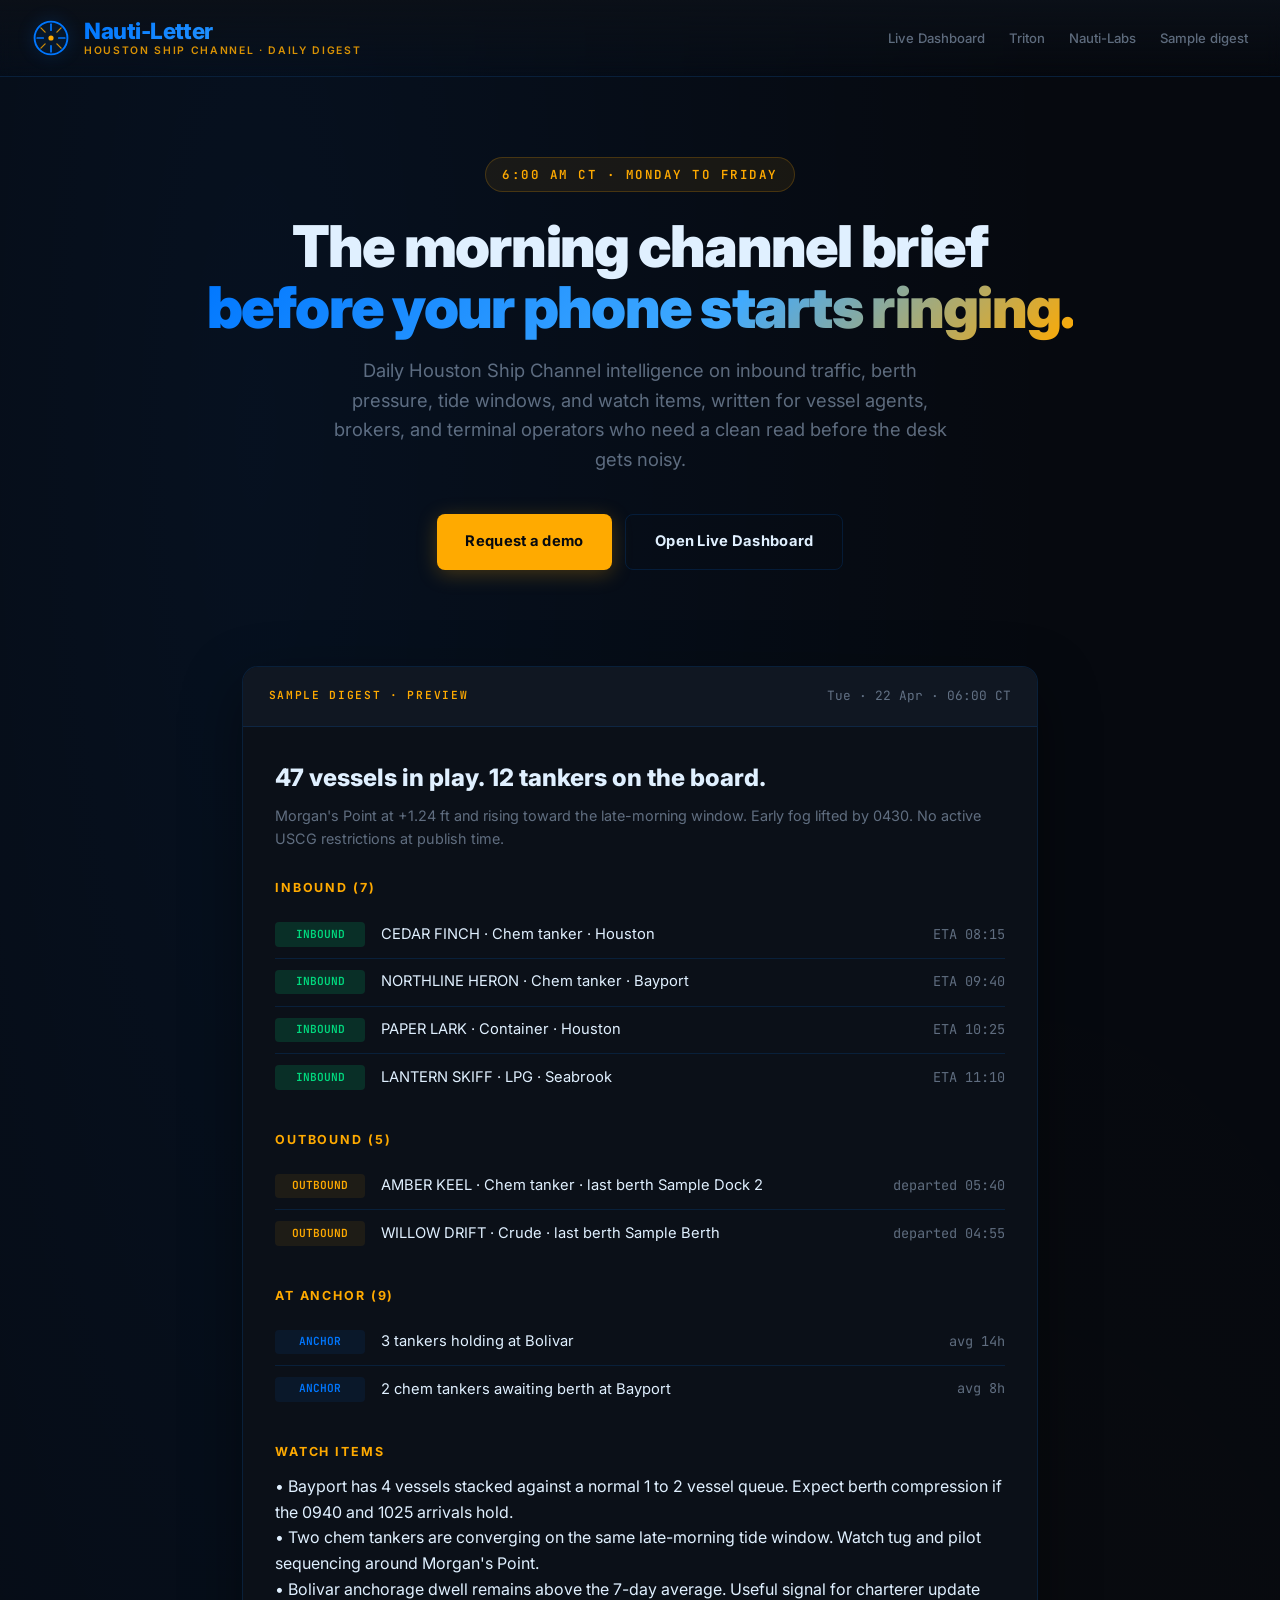
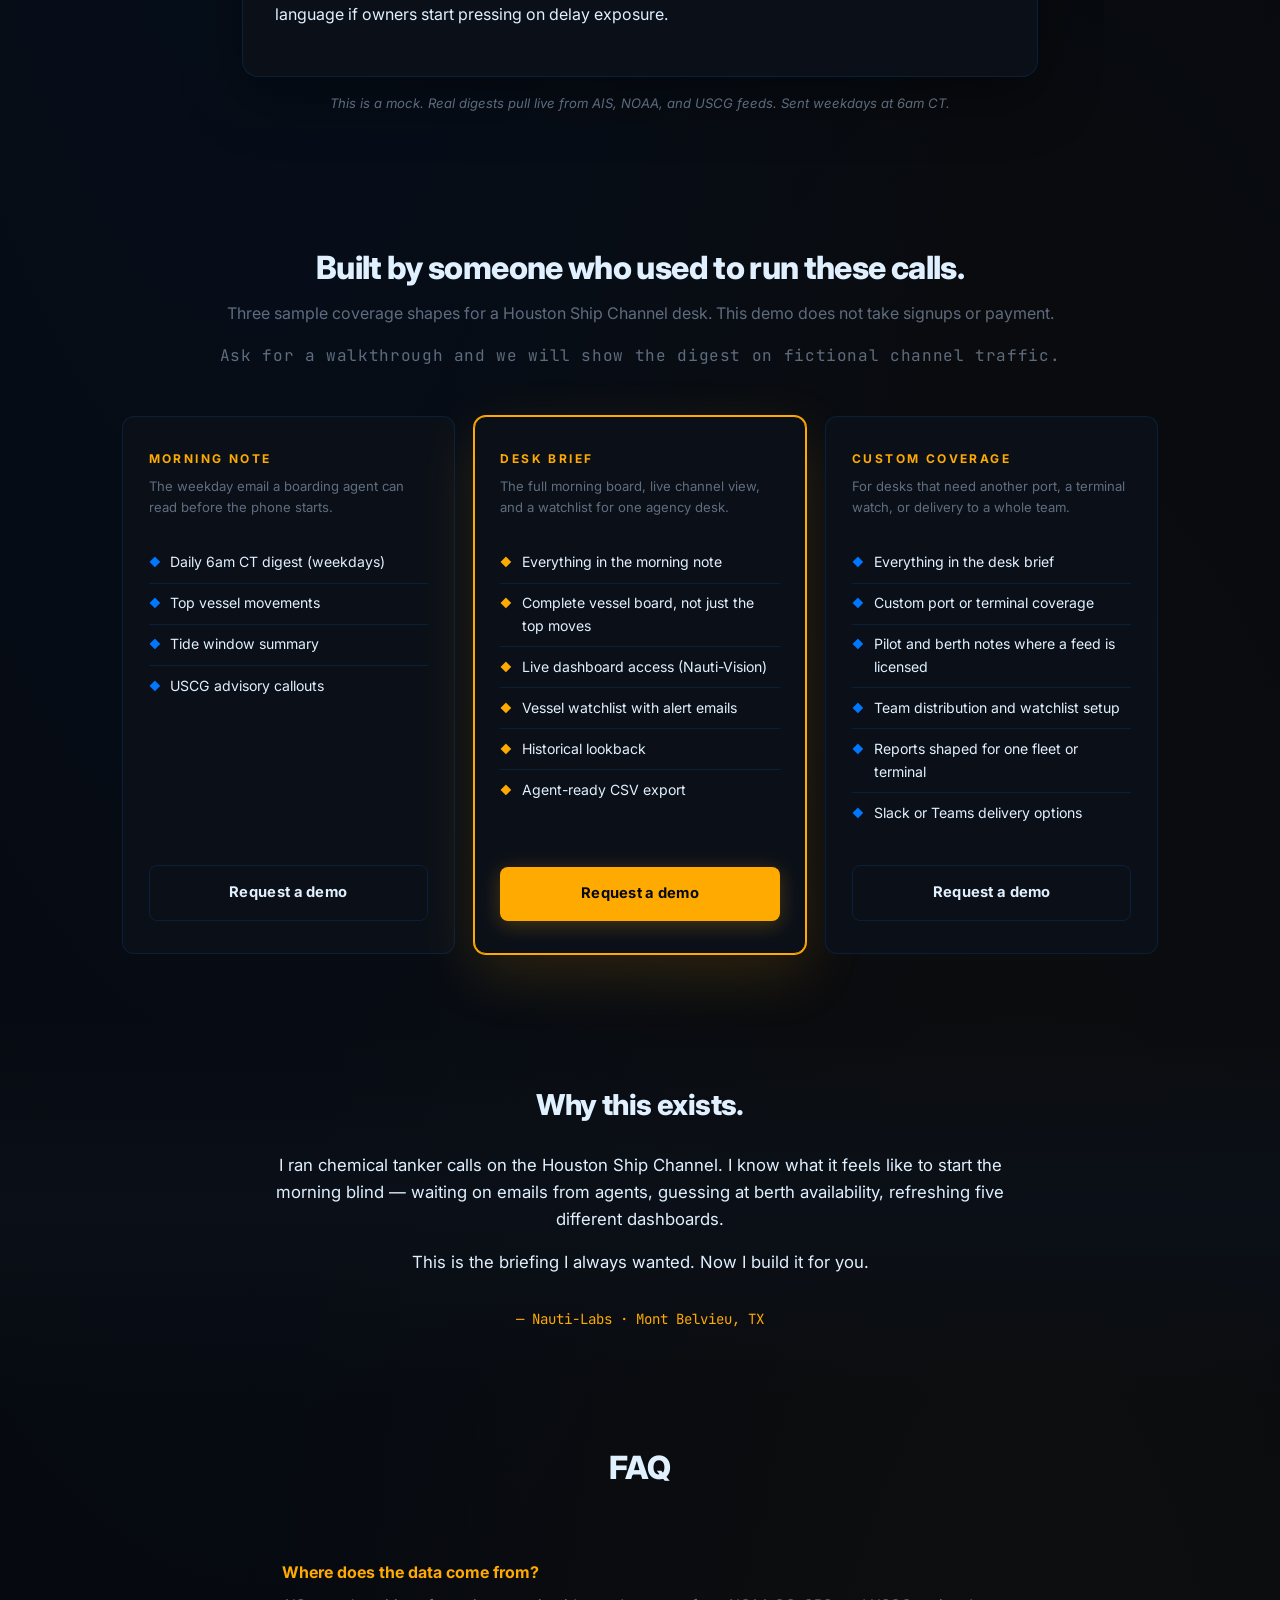
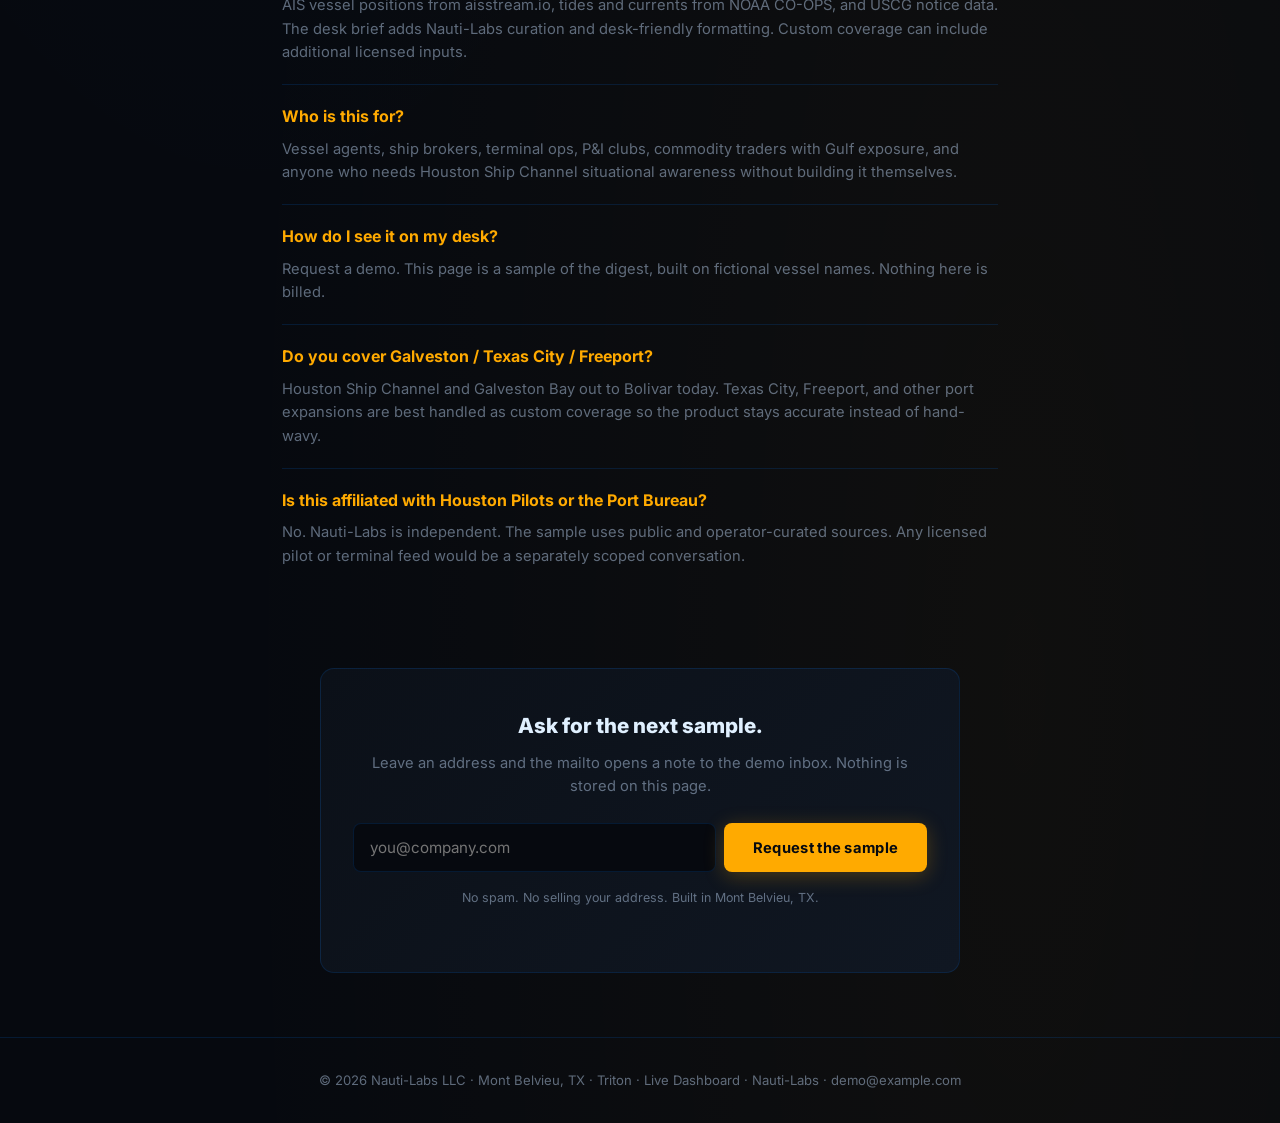
<file: letter/index.html>
<!-- Copyright (c) 2026 Nauti-Labs LLC. All rights reserved. -->
<!DOCTYPE html>
<html lang="en">
<head>
    <meta charset="UTF-8">
    <meta name="viewport" content="width=device-width, initial-scale=1.0">
    <title>Nauti-Letter — Houston Ship Channel Daily Digest</title>
    <meta name="description" content="The daily Houston Ship Channel intelligence digest. Vessels, tides, anomalies — delivered at 6am CT. Built by a Mont Belvieu local.">
    <link rel="canonical" href="https://ops.nauti-labs.com/letter/">
    <meta name="theme-color" content="#f5a118">
    <link rel="icon" type="image/svg+xml" href="/triton-mark.svg">
    <link rel="apple-touch-icon" href="/icon-192.png">
    <link rel="preconnect" href="https://fonts.googleapis.com">
    <link href="https://fonts.googleapis.com/css2?family=Inter:wght@300;400;500;600;700;800;900&family=JetBrains+Mono:wght@400;500&display=swap" rel="stylesheet">
    <style>
        :root {
            --blue:        #0077ff;
            --blue-glow:   rgba(0, 119, 255, 0.45);
            --blue-dim:    rgba(0, 119, 255, 0.08);
            --amber:       #ffaa00;
            --amber-glow:  rgba(255, 170, 0, 0.45);
            --amber-dim:   rgba(255, 170, 0, 0.08);
            --bg:          #06090f;
            --bg2:         #0b1018;
            --bg3:         #101722;
            --glass:       rgba(0, 119, 255, 0.05);
            --border:      rgba(0, 119, 255, 0.15);
            --border-amber:rgba(255, 170, 0, 0.2);
            --text:        #e0f0ff;
            --text-muted:  rgba(200, 225, 255, 0.45);
            --success:     #00d97e;
        }
        * { margin: 0; padding: 0; box-sizing: border-box; }
        body {
            font-family: 'Inter', sans-serif;
            background: var(--bg);
            background-image:
                radial-gradient(ellipse at 20% 10%, rgba(0,119,255,0.07) 0%, transparent 55%),
                radial-gradient(ellipse at 80% 90%, rgba(255,170,0,0.04) 0%, transparent 55%);
            color: var(--text);
            line-height: 1.6;
            min-height: 100vh;
        }
        a { color: var(--blue); text-decoration: none; transition: color 0.2s; }
        a:hover { color: var(--amber); }

        /* ── HEADER ── */
        header {
            padding: 1.2rem 2rem;
            background: linear-gradient(180deg, var(--bg2) 0%, transparent 100%);
            border-bottom: 1px solid var(--border);
            display: flex; align-items: center; justify-content: space-between;
            position: sticky; top: 0; backdrop-filter: blur(8px); z-index: 10;
        }
        .brand { display: flex; align-items: center; gap: 14px; }
        .wheel-mark {
            width: 38px; height: 38px;
            filter: drop-shadow(0 0 8px var(--blue-glow));
        }
        .brand-txt { display: flex; flex-direction: column; line-height: 1; }
        .brand-name {
            font-size: 1.4rem; font-weight: 800; letter-spacing: -0.02em;
            background: linear-gradient(135deg, var(--blue) 0%, #40aaff 100%);
            -webkit-background-clip: text; -webkit-text-fill-color: transparent; background-clip: text;
        }
        .brand-sub {
            font-size: 0.65rem; font-weight: 600; letter-spacing: 0.16em;
            color: var(--amber); text-transform: uppercase; opacity: 0.85;
            margin-top: 4px;
        }
        .nav-links { display: flex; gap: 1.5rem; align-items: center; }
        .nav-links a {
            font-size: 0.82rem; font-weight: 500;
            color: var(--text-muted);
        }
        .nav-links a:hover { color: var(--blue); }

        /* ── HERO ── */
        .hero {
            padding: 5rem 2rem 4rem;
            max-width: 960px; margin: 0 auto;
            text-align: center;
        }
        .eyebrow {
            display: inline-block;
            font-family: 'JetBrains Mono', monospace;
            font-size: 0.78rem; font-weight: 600;
            color: var(--amber);
            text-transform: uppercase; letter-spacing: 0.2em;
            padding: 0.4rem 1rem;
            background: var(--amber-dim);
            border: 1px solid var(--border-amber);
            border-radius: 50px;
            margin-bottom: 1.5rem;
        }
        h1 {
            font-size: clamp(2.2rem, 5vw, 3.6rem);
            font-weight: 900;
            letter-spacing: -0.03em;
            line-height: 1.05;
            margin-bottom: 1.2rem;
        }
        h1 .accent {
            background: linear-gradient(135deg, var(--blue) 0%, #40aaff 60%, var(--amber) 100%);
            -webkit-background-clip: text; -webkit-text-fill-color: transparent; background-clip: text;
        }
        .hero-sub {
            font-size: 1.15rem;
            color: var(--text-muted);
            max-width: 620px; margin: 0 auto 2.5rem;
        }
        .hero-cta { display: flex; gap: 0.8rem; justify-content: center; flex-wrap: wrap; }

        /* ── BUTTONS ── */
        .btn {
            display: inline-flex; align-items: center; gap: 0.5rem;
            padding: 0.95rem 1.8rem;
            font-size: 0.92rem; font-weight: 700;
            border-radius: 8px; border: none;
            cursor: pointer; transition: all 0.2s;
            font-family: 'Inter', sans-serif;
            letter-spacing: 0.02em;
        }
        .btn.primary {
            background: var(--amber); color: var(--bg);
            box-shadow: 0 4px 20px rgba(255,170,0,0.25);
        }
        .btn.primary:hover {
            background: #ffb82e;
            transform: translateY(-2px);
            box-shadow: 0 6px 28px rgba(255,170,0,0.35);
        }
        .btn.ghost {
            background: transparent;
            border: 1px solid var(--border);
            color: var(--text);
        }
        .btn.ghost:hover {
            border-color: var(--blue); color: var(--blue);
        }

        /* ── SAMPLE DIGEST CARD ── */
        .digest-section {
            padding: 2rem 2rem 4rem;
            max-width: 860px; margin: 0 auto;
        }
        .digest-card {
            background: var(--bg2);
            border: 1px solid var(--border);
            border-radius: 16px;
            overflow: hidden;
            box-shadow: 0 20px 60px rgba(0,0,0,0.4);
        }
        .digest-header {
            background: var(--bg3);
            padding: 1.2rem 1.6rem;
            border-bottom: 1px solid var(--border);
            display: flex; align-items: center; justify-content: space-between;
        }
        .digest-label {
            font-family: 'JetBrains Mono', monospace;
            font-size: 0.7rem; font-weight: 600;
            color: var(--amber);
            text-transform: uppercase; letter-spacing: 0.15em;
        }
        .digest-date {
            font-family: 'JetBrains Mono', monospace;
            font-size: 0.8rem; color: var(--text-muted);
        }
        .digest-body { padding: 2rem; }
        .digest-body h2 {
            font-size: 1.5rem; font-weight: 800;
            margin-bottom: 0.4rem;
        }
        .digest-body h3 {
            font-size: 0.78rem; font-weight: 700;
            letter-spacing: 0.15em; text-transform: uppercase;
            color: var(--amber);
            margin: 1.8rem 0 0.8rem;
        }
        .digest-body p { color: var(--text); margin-bottom: 1rem; }
        .digest-body .sub { color: var(--text-muted); font-size: 0.9rem; margin-bottom: 1.5rem; }
        .digest-body ul { list-style: none; padding: 0; }
        .digest-body li {
            padding: 0.7rem 0;
            border-bottom: 1px solid var(--border);
            display: grid;
            grid-template-columns: 90px 1fr auto;
            gap: 1rem; align-items: center;
            font-size: 0.92rem;
        }
        .digest-body li:last-child { border-bottom: none; }
        .tag {
            font-family: 'JetBrains Mono', monospace;
            font-size: 0.7rem; font-weight: 600;
            padding: 0.2rem 0.6rem;
            border-radius: 4px;
            text-align: center;
        }
        .tag.in  { background: rgba(0,217,126,0.15); color: var(--success); }
        .tag.out { background: var(--amber-dim); color: var(--amber); }
        .tag.anc { background: var(--blue-dim); color: var(--blue); }
        .digest-body .val {
            font-family: 'JetBrains Mono', monospace;
            font-size: 0.85rem; color: var(--text-muted);
        }
        .digest-preview-note {
            margin-top: 1rem; text-align: center;
            font-size: 0.82rem; color: var(--text-muted);
            font-style: italic;
        }

        /* ── SAMPLE COVERAGE ── */
        .coverage-section {
            padding: 4rem 2rem;
            max-width: 1100px; margin: 0 auto;
        }
        .section-head { text-align: center; margin-bottom: 3rem; }
        .section-head h2 {
            font-size: 2rem; font-weight: 800;
            letter-spacing: -0.02em;
            margin-bottom: 0.5rem;
        }
        .section-head p { color: var(--text-muted); font-size: 1rem; }
        .section-note {
            margin-top: 1rem;
            color: var(--text-muted);
            font-size: 0.84rem;
            font-family: 'JetBrains Mono', monospace;
            letter-spacing: 0.04em;
        }
        .tiers { display: grid; grid-template-columns: repeat(3, 1fr); gap: 1.2rem; }
        @media (max-width: 900px) { .tiers { grid-template-columns: 1fr; } }
        @media (max-width: 720px) {
            header { flex-wrap: wrap; gap: 0.75rem; padding: 1rem; }
            .nav-links { flex-wrap: wrap; gap: 0.75rem 1rem; }
            .hero { padding: 2.6rem 1.1rem 2rem; }
            .digest-section, .coverage-section, .faq-section { padding-left: 1rem; padding-right: 1rem; }
            .digest-body { padding: 1.2rem; }
            .digest-body li { grid-template-columns: 1fr; gap: 0.3rem; }
            .capture { margin: 0 1rem 3rem; padding: 1.5rem 1rem; }
            .capture input { min-width: 0; width: 100%; }
        }
        .tier {
            background: var(--bg2);
            border: 1px solid var(--border);
            border-radius: 12px;
            padding: 2rem 1.6rem;
            transition: all 0.2s;
            display: flex; flex-direction: column;
        }
        .tier:hover { border-color: var(--blue); transform: translateY(-3px); }
        .tier.featured {
            border-color: var(--amber);
            box-shadow: 0 0 0 1px var(--amber), 0 20px 60px rgba(255,170,0,0.15);
        }
        .tier-name {
            font-size: 0.75rem; font-weight: 700;
            letter-spacing: 0.2em; text-transform: uppercase;
            color: var(--amber);
            margin-bottom: 0.5rem;
        }
        .tier-tag {
            font-size: 0.82rem; color: var(--text-muted);
            margin-bottom: 1.5rem; min-height: 2.5rem;
        }
        .tier-features {
            list-style: none;
            margin-bottom: 2rem; flex: 1;
        }
        .tier-features li {
            padding: 0.55rem 0;
            font-size: 0.88rem;
            display: flex; align-items: flex-start; gap: 0.6rem;
            border-bottom: 1px solid var(--border);
        }
        .tier-features li::before {
            content: '◆';
            color: var(--blue);
            font-size: 0.7rem;
            margin-top: 3px;
        }
        .tier.featured .tier-features li::before { color: var(--amber); }
        .tier-features li:last-child { border-bottom: none; }
        .tier .btn { width: 100%; justify-content: center; }

        /* ── WHY SECTION ── */
        .why-section {
            padding: 4rem 2rem;
            background: linear-gradient(180deg, transparent 0%, var(--bg2) 50%, transparent 100%);
        }
        .why-wrap {
            max-width: 780px; margin: 0 auto;
            text-align: center;
        }
        .why-wrap h2 {
            font-size: 1.8rem; font-weight: 800;
            letter-spacing: -0.02em; margin-bottom: 1.5rem;
        }
        .why-wrap p {
            font-size: 1.05rem;
            color: var(--text);
            margin-bottom: 1rem;
        }
        .signature {
            margin-top: 2rem;
            font-family: 'JetBrains Mono', monospace;
            font-size: 0.88rem;
            color: var(--amber);
        }

        /* ── FAQ ── */
        .faq-section {
            padding: 3rem 2rem 5rem;
            max-width: 780px; margin: 0 auto;
        }
        .faq {
            padding: 1.2rem 0;
            border-bottom: 1px solid var(--border);
        }
        .faq:last-child { border-bottom: none; }
        .faq-q {
            font-size: 1rem; font-weight: 700;
            margin-bottom: 0.5rem;
            color: var(--amber);
        }
        .faq-a { color: var(--text-muted); font-size: 0.92rem; line-height: 1.6; }

        /* ── EMAIL CAPTURE ── */
        .capture {
            background: linear-gradient(135deg, var(--bg2) 0%, var(--bg3) 100%);
            border: 1px solid var(--border);
            border-radius: 14px;
            padding: 2.5rem 2rem;
            max-width: 640px; margin: 0 auto 4rem;
            text-align: center;
        }
        .capture h3 {
            font-size: 1.3rem; font-weight: 800;
            margin-bottom: 0.6rem;
        }
        .capture p {
            font-size: 0.92rem; color: var(--text-muted);
            margin-bottom: 1.5rem;
        }
        .capture form {
            display: flex; gap: 0.5rem; flex-wrap: wrap; justify-content: center;
        }
        .capture input {
            flex: 1; min-width: 240px;
            padding: 0.9rem 1rem;
            background: var(--bg);
            border: 1px solid var(--border);
            border-radius: 8px;
            color: var(--text);
            font-size: 0.95rem;
            font-family: 'Inter', sans-serif;
        }
        .capture input:focus {
            outline: none; border-color: var(--blue);
            box-shadow: 0 0 0 3px var(--blue-dim);
        }

        /* ── FOOTER ── */
        footer {
            border-top: 1px solid var(--border);
            padding: 2rem;
            text-align: center;
            color: var(--text-muted);
            font-size: 0.82rem;
        }
        footer a { color: var(--text-muted); }
        footer a:hover { color: var(--blue); }
    </style>
</head>
<body>

<header>
    <a href="/" class="brand">
        <svg class="wheel-mark" viewBox="0 0 44 44">
            <circle cx="22" cy="22" r="19" fill="none" stroke="#0077ff" stroke-width="2.2"/>
            <circle cx="22" cy="22" r="3" fill="#ffaa00"/>
            <g stroke="#0077ff" stroke-width="2" stroke-linecap="round">
                <line x1="22" y1="6"  x2="22" y2="13"/>
                <line x1="22" y1="31" x2="22" y2="38"/>
                <line x1="6"  y1="22" x2="13" y2="22"/>
                <line x1="31" y1="22" x2="38" y2="22"/>
            </g>
            <g stroke="#ffaa00" stroke-width="1.5" stroke-linecap="round" opacity="0.8">
                <line x1="10.3" y1="10.3" x2="15.2" y2="15.2"/>
                <line x1="28.8" y1="28.8" x2="33.7" y2="33.7"/>
                <line x1="33.7" y1="10.3" x2="28.8" y2="15.2"/>
                <line x1="15.2" y1="28.8" x2="10.3" y2="33.7"/>
            </g>
        </svg>
        <div class="brand-txt">
            <div class="brand-name">Nauti-Letter</div>
            <div class="brand-sub">Houston Ship Channel · Daily Digest</div>
        </div>
    </a>
    <nav class="nav-links">
        <a href="/vision/">Live Dashboard</a>
        <a href="/">Triton</a>
        <a href="https://nauti-labs.com/maritime/">Nauti-Labs</a>
        <a href="#subscribe">Sample digest</a>
    </nav>
</header>

<section class="hero">
    <div class="eyebrow">6:00 AM CT · Monday to Friday</div>
    <h1>
        The morning channel brief<br>
        <span class="accent">before your phone starts ringing.</span>
    </h1>
    <p class="hero-sub">
        Daily Houston Ship Channel intelligence on inbound traffic, berth pressure,
        tide windows, and watch items, written for vessel agents, brokers, and terminal
        operators who need a clean read before the desk gets noisy.
    </p>
    <div class="hero-cta">
        <a class="btn primary" data-contact data-subject="Nauti-Letter demo request">Request a demo</a>
        <a href="/vision/" class="btn ghost">Open Live Dashboard</a>
    </div>
</section>

<section class="digest-section">
    <div class="digest-card">
        <div class="digest-header">
            <div class="digest-label">Sample Digest · Preview</div>
            <div class="digest-date">Tue · 22 Apr · 06:00 CT</div>
        </div>
        <div class="digest-body">
            <h2>47 vessels in play. 12 tankers on the board.</h2>
            <p class="sub">Morgan's Point at +1.24 ft and rising toward the late-morning window. Early fog lifted by 0430. No active USCG restrictions at publish time.</p>

            <h3>Inbound (7)</h3>
            <ul>
                <li><span class="tag in">INBOUND</span><span>CEDAR FINCH · Chem tanker · Houston</span><span class="val">ETA 08:15</span></li>
                <li><span class="tag in">INBOUND</span><span>NORTHLINE HERON · Chem tanker · Bayport</span><span class="val">ETA 09:40</span></li>
                <li><span class="tag in">INBOUND</span><span>PAPER LARK · Container · Houston</span><span class="val">ETA 10:25</span></li>
                <li><span class="tag in">INBOUND</span><span>LANTERN SKIFF · LPG · Seabrook</span><span class="val">ETA 11:10</span></li>
            </ul>

            <h3>Outbound (5)</h3>
            <ul>
                <li><span class="tag out">OUTBOUND</span><span>AMBER KEEL · Chem tanker · last berth Sample Dock 2</span><span class="val">departed 05:40</span></li>
                <li><span class="tag out">OUTBOUND</span><span>WILLOW DRIFT · Crude · last berth Sample Berth</span><span class="val">departed 04:55</span></li>
            </ul>

            <h3>At Anchor (9)</h3>
            <ul>
                <li><span class="tag anc">ANCHOR</span><span>3 tankers holding at Bolivar</span><span class="val">avg 14h</span></li>
                <li><span class="tag anc">ANCHOR</span><span>2 chem tankers awaiting berth at Bayport</span><span class="val">avg 8h</span></li>
            </ul>

            <h3>Watch Items</h3>
            <p>• Bayport has 4 vessels stacked against a normal 1 to 2 vessel queue. Expect berth compression if the 0940 and 1025 arrivals hold.<br>
               • Two chem tankers are converging on the same late-morning tide window. Watch tug and pilot sequencing around Morgan's Point.<br>
               • Bolivar anchorage dwell remains above the 7-day average. Useful signal for charterer update language if owners start pressing on delay exposure.</p>
        </div>
    </div>
    <p class="digest-preview-note">This is a mock. Real digests pull live from AIS, NOAA, and USCG feeds. Sent weekdays at 6am CT.</p>
</section>

<section class="coverage-section" id="subscribe">
    <div class="section-head">
        <h2>Built by someone who used to run these calls.</h2>
        <p>Three sample coverage shapes for a Houston Ship Channel desk. This demo does not take signups or payment.</p>
        <p class="section-note">Ask for a walkthrough and we will show the digest on fictional channel traffic.</p>
    </div>

    <div class="tiers">
        <div class="tier">
            <div class="tier-name">Morning note</div>
            <div class="tier-tag">The weekday email a boarding agent can read before the phone starts.</div>
            <ul class="tier-features">
                <li>Daily 6am CT digest (weekdays)</li>
                <li>Top vessel movements</li>
                <li>Tide window summary</li>
                <li>USCG advisory callouts</li>
            </ul>
            <a class="btn ghost" data-contact data-subject="Nauti-Letter morning note">Request a demo</a>
        </div>

        <div class="tier featured">
            <div class="tier-name">Desk brief</div>
            <div class="tier-tag">The full morning board, live channel view, and a watchlist for one agency desk.</div>
            <ul class="tier-features">
                <li>Everything in the morning note</li>
                <li>Complete vessel board, not just the top moves</li>
                <li>Live dashboard access (Nauti-Vision)</li>
                <li>Vessel watchlist with alert emails</li>
                <li>Historical lookback</li>
                <li>Agent-ready CSV export</li>
            </ul>
            <a class="btn primary" data-contact data-subject="Nauti-Letter desk brief">Request a demo</a>
        </div>

        <div class="tier">
            <div class="tier-name">Custom coverage</div>
            <div class="tier-tag">For desks that need another port, a terminal watch, or delivery to a whole team.</div>
            <ul class="tier-features">
                <li>Everything in the desk brief</li>
                <li>Custom port or terminal coverage</li>
                <li>Pilot and berth notes where a feed is licensed</li>
                <li>Team distribution and watchlist setup</li>
                <li>Reports shaped for one fleet or terminal</li>
                <li>Slack or Teams delivery options</li>
            </ul>
            <a class="btn ghost" data-contact data-subject="Nauti-Letter custom coverage">Request a demo</a>
        </div>
    </div>
</section>

<section class="why-section">
    <div class="why-wrap">
        <h2>Why this exists.</h2>
        <p>I ran chemical tanker calls on the Houston Ship Channel. I know what it feels like to start the morning blind — waiting on emails from agents, guessing at berth availability, refreshing five different dashboards.</p>
        <p>This is the briefing I always wanted. Now I build it for you.</p>
        <div class="signature">— Nauti-Labs · Mont Belvieu, TX</div>
    </div>
</section>

<section class="faq-section">
    <div class="section-head">
        <h2>FAQ</h2>
    </div>

    <div class="faq">
        <div class="faq-q">Where does the data come from?</div>
        <div class="faq-a">AIS vessel positions from aisstream.io, tides and currents from NOAA CO-OPS, and USCG notice data. The desk brief adds Nauti-Labs curation and desk-friendly formatting. Custom coverage can include additional licensed inputs.</div>
    </div>
    <div class="faq">
        <div class="faq-q">Who is this for?</div>
        <div class="faq-a">Vessel agents, ship brokers, terminal ops, P&I clubs, commodity traders with Gulf exposure, and anyone who needs Houston Ship Channel situational awareness without building it themselves.</div>
    </div>
    <div class="faq">
        <div class="faq-q">How do I see it on my desk?</div>
        <div class="faq-a">Request a demo. This page is a sample of the digest, built on fictional vessel names. Nothing here is billed.</div>
    </div>
    <div class="faq">
        <div class="faq-q">Do you cover Galveston / Texas City / Freeport?</div>
        <div class="faq-a">Houston Ship Channel and Galveston Bay out to Bolivar today. Texas City, Freeport, and other port expansions are best handled as custom coverage so the product stays accurate instead of hand-wavy.</div>
    </div>
    <div class="faq">
        <div class="faq-q">Is this affiliated with Houston Pilots or the Port Bureau?</div>
        <div class="faq-a">No. Nauti-Labs is independent. The sample uses public and operator-curated sources. Any licensed pilot or terminal feed would be a separately scoped conversation.</div>
    </div>
</section>

<section class="capture" id="subscribe-form">
    <h3>Ask for the next sample.</h3>
    <p>Leave an address and the mailto opens a note to the demo inbox. Nothing is stored on this page.</p>
    <form id="signup" data-contact data-subject="Nauti-Letter sample digest">
        <input type="email" name="email" placeholder="you@company.com" required>
        <button type="submit" class="btn primary">Request the sample</button>
    </form>
    <p style="margin-top: 1rem; font-size: 0.78rem; color: var(--text-muted);">
        No spam. No selling your address. Built in Mont Belvieu, TX.
    </p>
</section>

<footer>
    © 2026 Nauti-Labs LLC · Mont Belvieu, TX ·
    <a href="/">Triton</a> ·
    <a href="/vision/">Live Dashboard</a> ·
    <a href="https://nauti-labs.com/maritime/">Nauti-Labs</a> ·
    <a data-contact data-subject="Nauti-Letter demo request" data-contact-label>demo@example.com</a>
</footer>
<script src="/contact.js"></script>

</body>
</html>
</file>
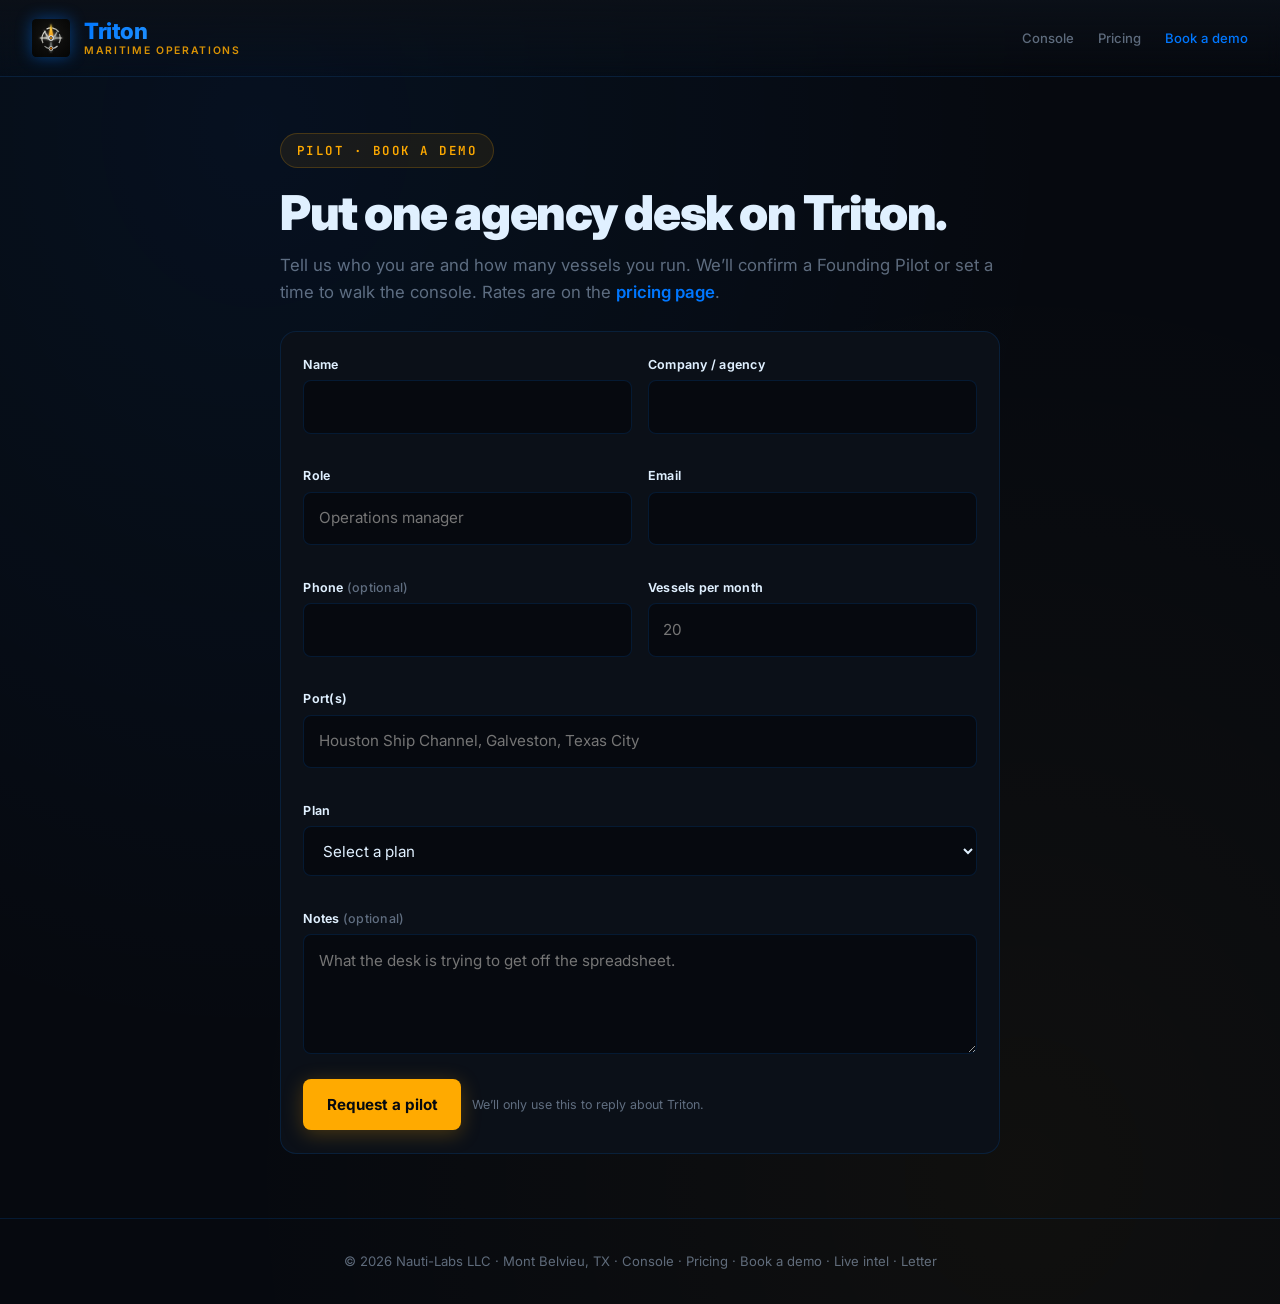
<file: pilot/index.html>
<!-- Copyright (c) 2026 Nauti-Labs LLC. All rights reserved. -->
<!-- page-url: https://ops.nauti-labs.com/pilot/ -->
<!DOCTYPE html>
<html lang="en">
<head>
    <meta charset="UTF-8">
    <meta name="viewport" content="width=device-width, initial-scale=1.0">
    <title>Book a demo — Triton</title>
    <meta name="description" content="Book a Triton demo or start a Founding Pilot. Tell us your agency, ports, and how many vessels you run each month.">
    <link rel="canonical" href="https://ops.nauti-labs.com/pilot/">
    <meta name="theme-color" content="#06090f">
    <meta property="og:type" content="website">
    <meta property="og:url" content="https://ops.nauti-labs.com/pilot/">
    <meta property="og:title" content="Book a demo — Triton">
    <meta property="og:description" content="Pilot signup and demo requests for Houston Ship Channel ship agencies. Voyages, SOF, and the berth board on one desk.">
    <meta property="og:image" content="https://ops.nauti-labs.com/og.png">
    <meta property="og:image:width" content="1200">
    <meta property="og:image:height" content="630">
    <meta property="og:image:alt" content="Triton — Stop running the channel from a spreadsheet.">
    <meta property="og:site_name" content="Nauti-Labs">
    <meta name="twitter:card" content="summary_large_image">
    <meta name="twitter:url" content="https://ops.nauti-labs.com/pilot/">
    <meta name="twitter:title" content="Book a demo — Triton">
    <meta name="twitter:description" content="Request a Triton pilot or demo for your ship agency.">
    <meta name="twitter:image" content="https://ops.nauti-labs.com/og.png">
    <meta name="twitter:image:alt" content="Triton — Stop running the channel from a spreadsheet.">
    <link rel="icon" type="image/svg+xml" href="/triton-mark.svg">
    <link rel="apple-touch-icon" href="/icon-192.png">
    <link rel="preconnect" href="https://fonts.googleapis.com">
    <link rel="preconnect" href="https://fonts.gstatic.com" crossorigin>
    <link href="https://fonts.googleapis.com/css2?family=Inter:wght@300;400;500;600;700;800;900&family=JetBrains+Mono:wght@400;500&display=swap" rel="stylesheet">
    <style>
        :root {
            --blue:        #0077ff;
            --blue-glow:   rgba(0, 119, 255, 0.45);
            --blue-dim:    rgba(0, 119, 255, 0.08);
            --amber:       #ffaa00;
            --amber-dim:   rgba(255, 170, 0, 0.08);
            --bg:          #06090f;
            --bg2:         #0b1018;
            --bg3:         #101722;
            --border:      rgba(0, 119, 255, 0.15);
            --border-amber:rgba(255, 170, 0, 0.2);
            --text:        #e0f0ff;
            --text-muted:  rgba(200, 225, 255, 0.45);
            --danger:      #ff8b96;
        }
        * { margin: 0; padding: 0; box-sizing: border-box; }
        body {
            font-family: 'Inter', sans-serif;
            background: var(--bg);
            background-image:
                radial-gradient(ellipse at 20% 10%, rgba(0,119,255,0.07) 0%, transparent 55%),
                radial-gradient(ellipse at 80% 90%, rgba(255,170,0,0.04) 0%, transparent 55%);
            color: var(--text);
            line-height: 1.6;
            min-height: 100vh;
        }
        a { color: var(--blue); text-decoration: none; transition: color 0.2s; }
        a:hover { color: var(--amber); }
        .sr {
            position: absolute; width: 1px; height: 1px; padding: 0; margin: -1px;
            overflow: hidden; clip: rect(0,0,0,0); white-space: nowrap; border: 0;
        }

        header {
            padding: 1.2rem 2rem;
            background: linear-gradient(180deg, var(--bg2) 0%, transparent 100%);
            border-bottom: 1px solid var(--border);
            display: flex; align-items: center; justify-content: space-between;
            position: sticky; top: 0; backdrop-filter: blur(8px); z-index: 10;
        }
        .brand { display: flex; align-items: center; gap: 14px; color: inherit; }
        .brand:hover { color: inherit; }
        .wheel-mark { width: 38px; height: 38px; filter: drop-shadow(0 0 8px var(--blue-glow)); }
        .brand-txt { display: flex; flex-direction: column; line-height: 1; }
        .brand-name {
            font-size: 1.4rem; font-weight: 800; letter-spacing: -0.02em;
            background: linear-gradient(135deg, var(--blue) 0%, #40aaff 100%);
            -webkit-background-clip: text; -webkit-text-fill-color: transparent; background-clip: text;
        }
        .brand-sub {
            font-size: 0.65rem; font-weight: 600; letter-spacing: 0.16em;
            color: var(--amber); text-transform: uppercase; opacity: 0.85; margin-top: 4px;
        }
        .nav-toggle { position: absolute; opacity: 0; pointer-events: none; }
        .nav-burger {
            display: none; width: 42px; height: 42px;
            border: 1px solid var(--border); border-radius: 8px;
            align-items: center; justify-content: center; cursor: pointer;
        }
        .nav-burger > span:first-child,
        .nav-burger > span:first-child::before,
        .nav-burger > span:first-child::after {
            display: block; width: 18px; height: 2px; background: var(--text); position: relative;
        }
        .nav-burger > span:first-child::before,
        .nav-burger > span:first-child::after { content: ""; position: absolute; left: 0; }
        .nav-burger > span:first-child::before { top: -6px; }
        .nav-burger > span:first-child::after { top: 6px; }
        .nav-links { display: flex; gap: 1.5rem; align-items: center; }
        .nav-links a { font-size: 0.82rem; font-weight: 500; color: var(--text-muted); }
        .nav-links a:hover, .nav-links a[aria-current="page"] { color: var(--blue); }

        .wrap { max-width: 760px; margin: 0 auto; padding: 3.5rem 1.25rem 4rem; }
        .eyebrow {
            display: inline-block;
            font-family: 'JetBrains Mono', monospace;
            font-size: 0.78rem; font-weight: 600; color: var(--amber);
            text-transform: uppercase; letter-spacing: 0.2em;
            padding: 0.4rem 1rem; background: var(--amber-dim);
            border: 1px solid var(--border-amber); border-radius: 50px; margin-bottom: 1.2rem;
        }
        h1 { font-size: clamp(2rem, 5vw, 3rem); font-weight: 900; letter-spacing: -0.03em; line-height: 1.08; margin-bottom: 0.8rem; }
        .lede { color: var(--text-muted); font-size: 1.05rem; margin-bottom: 1.6rem; }
        .lede a { font-weight: 600; }

        .card {
            background: var(--bg2); border: 1px solid var(--border); border-radius: 16px; padding: 1.4rem;
        }
        .grid { display: grid; grid-template-columns: 1fr 1fr; gap: 0.9rem 1rem; }
        .field { display: flex; flex-direction: column; gap: 0.35rem; }
        .field.full { grid-column: 1 / -1; }
        label { font-size: 0.78rem; font-weight: 650; letter-spacing: 0.02em; }
        .opt { color: var(--text-muted); font-weight: 500; }
        input, select, textarea {
            width: 100%; padding: 0.85rem 0.9rem;
            background: var(--bg); border: 1px solid var(--border); border-radius: 8px;
            color: var(--text); font: inherit; font-size: 0.95rem;
        }
        textarea { min-height: 120px; resize: vertical; }
        input:focus, select:focus, textarea:focus {
            outline: none; border-color: var(--blue); box-shadow: 0 0 0 3px var(--blue-dim);
        }
        .field.invalid input, .field.invalid select, .field.invalid textarea { border-color: var(--danger); }
        .field-error { color: var(--danger); font-size: 0.78rem; min-height: 1em; }
        .form-error {
            display: none; margin-bottom: 0.9rem; padding: 0.75rem 0.9rem;
            border: 1px solid rgba(255, 71, 87, 0.45); border-radius: 8px;
            background: rgba(255, 71, 87, 0.08); color: var(--danger); font-size: 0.88rem;
        }
        .form-error.show { display: block; }
        .actions { display: flex; flex-wrap: wrap; gap: 0.7rem; align-items: center; margin-top: 0.4rem; }
        .btn {
            display: inline-flex; align-items: center; justify-content: center; gap: 0.45rem;
            padding: 0.95rem 1.4rem; font-size: 0.95rem; font-weight: 700; border-radius: 8px;
            border: 1px solid transparent; cursor: pointer; font-family: inherit;
        }
        .btn.primary { background: var(--amber); color: var(--bg); box-shadow: 0 4px 20px rgba(255,170,0,0.25); }
        .btn.primary:hover { background: #ffb82e; }
        .btn:disabled { opacity: 0.65; cursor: wait; }
        .btn.ghost { background: transparent; border-color: var(--border); color: var(--text); }
        .btn.ghost:hover { border-color: var(--blue); color: var(--blue); }
        .fine { color: var(--text-muted); font-size: 0.78rem; }

        .success { display: none; }
        .success.show { display: block; }
        .success h2 { font-size: 1.7rem; font-weight: 800; letter-spacing: -0.02em; margin: 0.4rem 0 0.6rem; }
        .success p { color: var(--text-muted); margin-bottom: 1rem; }
        .summary { list-style: none; margin: 0 0 1.2rem; }
        .summary li { padding: 0.45rem 0; border-bottom: 1px solid var(--border); font-size: 0.92rem; }
        .summary b { display: inline-block; min-width: 9.5rem; color: var(--text-muted); font-weight: 600; }

        footer {
            border-top: 1px solid var(--border); padding: 2rem; text-align: center;
            color: var(--text-muted); font-size: 0.82rem;
        }
        footer a { color: var(--text-muted); }
        footer a:hover { color: var(--blue); }

        @media (max-width: 720px) {
            header { padding: 0.9rem 1rem; }
            .nav-burger { display: inline-flex; }
            .nav-links {
                display: none; position: absolute; top: 100%; left: 0; right: 0;
                flex-direction: column; align-items: stretch; gap: 0;
                padding: 0.4rem 0 0.8rem; background: rgba(6, 9, 15, 0.97);
                border-bottom: 1px solid var(--border);
            }
            .nav-links a { padding: 0.85rem 1.25rem; }
            .nav-toggle:checked ~ .nav-links { display: flex; }
            .nav-toggle:focus-visible + .nav-burger { outline: 2px solid var(--blue); outline-offset: 2px; }
            .grid { grid-template-columns: 1fr; }
            .wrap { padding-top: 2.2rem; }
            .actions .btn { width: 100%; }
            .summary b { display: block; min-width: 0; }
        }
    </style>
</head>
<body>

<header>
    <a href="/" class="brand">
        <img class="wheel-mark" src="/triton-mark.svg" alt="">
        <div class="brand-txt">
            <div class="brand-name">Triton</div>
            <div class="brand-sub">Maritime Operations</div>
        </div>
    </a>
    <input type="checkbox" id="nav-toggle" class="nav-toggle">
    <label class="nav-burger" for="nav-toggle"><span></span><span class="sr">Menu</span></label>
    <nav class="nav-links" aria-label="Primary">
        <a href="/">Console</a>
        <a href="/pricing/">Pricing</a>
        <a href="/pilot/" aria-current="page">Book a demo</a>
    </nav>
</header>

<main class="wrap">
    <div class="eyebrow">Pilot · Book a demo</div>
    <h1>Put one agency desk on Triton.</h1>
    <p class="lede">Tell us who you are and how many vessels you run. We’ll confirm a Founding Pilot or set a time to walk the console. Rates are on the <a href="/pricing/">pricing page</a>.</p>

    <div class="card" id="form-card">
        <form id="pilot-form" novalidate>
            <div class="form-error" id="form-error" role="alert"></div>
            <div class="grid">
                <div class="field">
                    <label for="name">Name</label>
                    <input id="name" name="name" type="text" autocomplete="name" required maxlength="120">
                    <div class="field-error" id="name-error"></div>
                </div>
                <div class="field">
                    <label for="company">Company / agency</label>
                    <input id="company" name="company" type="text" autocomplete="organization" required maxlength="160">
                    <div class="field-error" id="company-error"></div>
                </div>
                <div class="field">
                    <label for="role">Role</label>
                    <input id="role" name="role" type="text" autocomplete="organization-title" required maxlength="80" list="role-list" placeholder="Operations manager">
                    <datalist id="role-list">
                        <option value="Agency principal"></option>
                        <option value="Operations manager"></option>
                        <option value="Boarding agent"></option>
                        <option value="Documentation"></option>
                        <option value="Chartering"></option>
                    </datalist>
                    <div class="field-error" id="role-error"></div>
                </div>
                <div class="field">
                    <label for="email">Email</label>
                    <input id="email" name="email" type="email" autocomplete="email" required maxlength="160" inputmode="email">
                    <div class="field-error" id="email-error"></div>
                </div>
                <div class="field">
                    <label for="phone">Phone <span class="opt">(optional)</span></label>
                    <input id="phone" name="phone" type="tel" autocomplete="tel" maxlength="40" inputmode="tel">
                    <div class="field-error" id="phone-error"></div>
                </div>
                <div class="field">
                    <label for="vessels">Vessels per month</label>
                    <input id="vessels" name="vessels" type="number" required min="0" max="10000" step="1" inputmode="numeric" placeholder="20">
                    <div class="field-error" id="vessels-error"></div>
                </div>
                <div class="field full">
                    <label for="ports">Port(s)</label>
                    <input id="ports" name="ports" type="text" required maxlength="200" placeholder="Houston Ship Channel, Galveston, Texas City">
                    <div class="field-error" id="ports-error"></div>
                </div>
                <div class="field full">
                    <label for="plan">Plan</label>
                    <select id="plan" name="plan" required>
                        <option value="">Select a plan</option>
                        <option value="founding-pilot">Founding Pilot — 90 days</option>
                        <option value="desk">Desk — monthly</option>
                        <option value="agency">Agency — monthly</option>
                        <option value="enterprise">Enterprise — talk to us</option>
                        <option value="unsure">Not sure yet — book a demo</option>
                    </select>
                    <div class="field-error" id="plan-error"></div>
                </div>
                <div class="field full">
                    <label for="notes">Notes <span class="opt">(optional)</span></label>
                    <textarea id="notes" name="notes" maxlength="2000" placeholder="What the desk is trying to get off the spreadsheet."></textarea>
                    <div class="field-error" id="notes-error"></div>
                </div>
            </div>
            <div class="actions">
                <button class="btn primary" type="submit" id="submit-btn">Request a pilot</button>
                <p class="fine">We’ll only use this to reply about Triton.</p>
            </div>
        </form>
    </div>

    <div class="card success" id="success" role="status" tabindex="-1">
        <div class="eyebrow" id="success-kicker">Request received</div>
        <h2 id="success-title"></h2>
        <p id="success-body"></p>
        <ul class="summary" id="success-summary"></ul>
        <button class="btn ghost" type="button" id="reset-btn">Submit another</button>
    </div>
</main>

<footer>
    © 2026 Nauti-Labs LLC · Mont Belvieu, TX ·
    <a href="/">Console</a> ·
    <a href="/pricing/">Pricing</a> ·
    <a href="/pilot/">Book a demo</a> ·
    <a href="/vision/">Live intel</a> ·
    <a href="/letter/">Letter</a>
</footer>

<script>
    // ─────────────────────────────────────────────────────────────
    // PLACEHOLDERS — Justin must fill these in before requests deliver.
    //
    // FORM_ENDPOINT
    //   Full URL of a form backend such as Formspree.
    //   Example shape: https://formspree.io/f/xxxxxxxx
    //   Leave "" until that endpoint exists. Do not invent one.
    //
    // CONTACT_EMAIL
    //   Inbox for the mailto: fallback, used only when FORM_ENDPOINT is empty.
    //   Example shape: ops@your-domain.com
    //   Leave "" until the address is confirmed. Do not guess one.
    // ─────────────────────────────────────────────────────────────
    const FORM_ENDPOINT = "";
    const CONTACT_EMAIL = "";

    const PLAN_LABELS = {
        "founding-pilot": "Founding Pilot — 90 days",
        "desk": "Desk — monthly",
        "agency": "Agency — monthly",
        "enterprise": "Enterprise — talk to us",
        "unsure": "Not sure yet — book a demo"
    };
    const EMAIL_RE = /^[^\s@]+@[^\s@]+\.[^\s@]+$/;
    const FIELDS = ["name", "company", "role", "email", "phone", "ports", "vessels", "plan", "notes"];

    function configuredEndpoint() {
        const value = String(FORM_ENDPOINT || "").trim();
        return /^https?:\/\/\S+$/i.test(value) ? value : "";
    }
    function configuredEmail() {
        const value = String(CONTACT_EMAIL || "").trim();
        return EMAIL_RE.test(value) ? value : "";
    }

    const params = new URLSearchParams(window.location.search);
    const requestedPlan = params.get("plan");
    if (requestedPlan && PLAN_LABELS[requestedPlan]) {
        document.getElementById("plan").value = requestedPlan;
    }

    function setFieldError(id, message) {
        const field = document.getElementById(id).closest(".field");
        const error = document.getElementById(id + "-error");
        error.textContent = message || "";
        field.classList.toggle("invalid", Boolean(message));
        document.getElementById(id).setAttribute("aria-invalid", message ? "true" : "false");
    }

    function validate() {
        const name = document.getElementById("name").value.trim();
        const company = document.getElementById("company").value.trim();
        const role = document.getElementById("role").value.trim();
        const email = document.getElementById("email").value.trim();
        const phone = document.getElementById("phone").value.trim();
        const ports = document.getElementById("ports").value.trim();
        const vesselsRaw = document.getElementById("vessels").value.trim();
        const plan = document.getElementById("plan").value;
        const notes = document.getElementById("notes").value.trim();
        const errors = {};

        if (name.length < 2) errors.name = "Enter your name.";
        if (company.length < 2) errors.company = "Enter the company or agency.";
        if (role.length < 2) errors.role = "Enter your role.";
        if (!EMAIL_RE.test(email)) errors.email = "Enter a valid email address.";
        if (phone) {
            const digits = phone.replace(/\D/g, "");
            if (digits.length < 7 || digits.length > 15 || !/^[0-9+().\-\s]+$/.test(phone)) {
                errors.phone = "Enter a phone number, or leave it blank.";
            }
        }
        if (ports.length < 2) errors.ports = "Enter at least one port.";
        if (!/^\d+$/.test(vesselsRaw) || Number(vesselsRaw) > 10000) {
            errors.vessels = "Enter vessels per month as a whole number.";
        }
        if (!PLAN_LABELS[plan]) errors.plan = "Select a plan.";
        if (notes.length > 2000) errors.notes = "Keep notes under 2000 characters.";

        let firstInvalid = "";
        FIELDS.forEach(function (id) {
            setFieldError(id, errors[id] || "");
            if (!firstInvalid && errors[id]) firstInvalid = id;
        });
        const formError = document.getElementById("form-error");
        if (firstInvalid) {
            formError.textContent = "Check the highlighted fields and try again.";
            formError.classList.add("show");
            document.getElementById(firstInvalid).focus();
            return null;
        }
        formError.textContent = "";
        formError.classList.remove("show");
        return {
            name: name,
            company: company,
            role: role,
            email: email,
            phone: phone,
            ports: ports,
            vessels_per_month: Number(vesselsRaw),
            plan: plan,
            plan_label: PLAN_LABELS[plan],
            notes: notes,
            source: "triton-pilot"
        };
    }

    function buildMailto(email, payload) {
        const lines = [
            "Triton pilot / demo request",
            "",
            "Name: " + payload.name,
            "Company: " + payload.company,
            "Role: " + payload.role,
            "Email: " + payload.email,
            "Phone: " + (payload.phone || "—"),
            "Ports: " + payload.ports,
            "Vessels per month: " + payload.vessels_per_month,
            "Plan: " + payload.plan_label,
            "Notes: " + (payload.notes || "—")
        ];
        let body = lines.join("\n");
        const subject = "Triton pilot request — " + payload.company;
        let href = "mailto:" + encodeURIComponent(email) + "?subject=" + encodeURIComponent(subject) + "&body=" + encodeURIComponent(body);
        if (href.length > 1800) {
            lines[lines.length - 1] = "Notes: " + (payload.notes || "").slice(0, 400) + "…";
            body = lines.join("\n");
            href = "mailto:" + encodeURIComponent(email) + "?subject=" + encodeURIComponent(subject) + "&body=" + encodeURIComponent(body);
        }
        return href;
    }

    function showSuccess(title, body, payload) {
        document.getElementById("form-card").style.display = "none";
        document.getElementById("success-title").textContent = title;
        document.getElementById("success-body").textContent = body;
        const summary = document.getElementById("success-summary");
        summary.replaceChildren();
        [
            ["Name", payload.name],
            ["Company", payload.company],
            ["Role", payload.role],
            ["Email", payload.email],
            ["Phone", payload.phone || "—"],
            ["Ports", payload.ports],
            ["Vessels / month", String(payload.vessels_per_month)],
            ["Plan", payload.plan_label]
        ].forEach(function (row) {
            const li = document.createElement("li");
            const b = document.createElement("b");
            b.textContent = row[0];
            li.append(b, document.createTextNode(row[1]));
            summary.append(li);
        });
        const panel = document.getElementById("success");
        panel.classList.add("show");
        panel.focus();
    }

    document.getElementById("pilot-form").addEventListener("submit", async function (event) {
        event.preventDefault();
        const payload = validate();
        if (!payload) return;
        const button = document.getElementById("submit-btn");
        const formError = document.getElementById("form-error");
        button.disabled = true;
        const endpoint = configuredEndpoint();
        const email = configuredEmail();
        try {
            if (endpoint) {
                const response = await fetch(endpoint, {
                    method: "POST",
                    headers: { "Accept": "application/json", "Content-Type": "application/json" },
                    body: JSON.stringify(payload)
                });
                if (!response.ok) throw new Error("endpoint");
                showSuccess(
                    "Thanks, " + payload.name + ".",
                    "We’ll reply to " + payload.email + " about " + payload.plan_label + " for " + payload.company + ".",
                    payload
                );
            } else if (email) {
                window.location.href = buildMailto(email, payload);
                showSuccess(
                    "Thanks, " + payload.name + ".",
                    "Your email app should open with this request. Send the message to finish.",
                    payload
                );
            } else {
                document.getElementById("success-kicker").textContent = "Not sent";
                showSuccess(
                    "Thanks, " + payload.name + ".",
                    "The request checked out, but signup delivery is not connected yet, so nothing was sent.",
                    payload
                );
            }
        } catch (err) {
            formError.textContent = email
                ? "The signup endpoint didn’t accept the request. Your email app will open instead — send that message to finish."
                : "The signup endpoint didn’t accept the request. Nothing was sent. Try again in a moment.";
            formError.classList.add("show");
            if (email) {
                window.location.href = buildMailto(email, payload);
                showSuccess(
                    "Thanks, " + payload.name + ".",
                    "The form endpoint didn’t answer, so your email app should open with this request. Send the message to finish.",
                    payload
                );
            }
        } finally {
            button.disabled = false;
        }
    });

    document.getElementById("reset-btn").addEventListener("click", function () {
        document.getElementById("pilot-form").reset();
        FIELDS.forEach(function (id) { setFieldError(id, ""); });
        document.getElementById("form-error").classList.remove("show");
        document.getElementById("success").classList.remove("show");
        document.getElementById("success-kicker").textContent = "Request received";
        document.getElementById("form-card").style.display = "";
        document.getElementById("name").focus();
    });

    const navToggle = document.getElementById("nav-toggle");
    const navBurger = document.querySelector(".nav-burger");
    if (navToggle && navBurger) {
        navBurger.setAttribute("aria-expanded", "false");
        navToggle.addEventListener("change", function () {
            navBurger.setAttribute("aria-expanded", navToggle.checked ? "true" : "false");
        });
    }
</script>
</body>
</html>
</file>
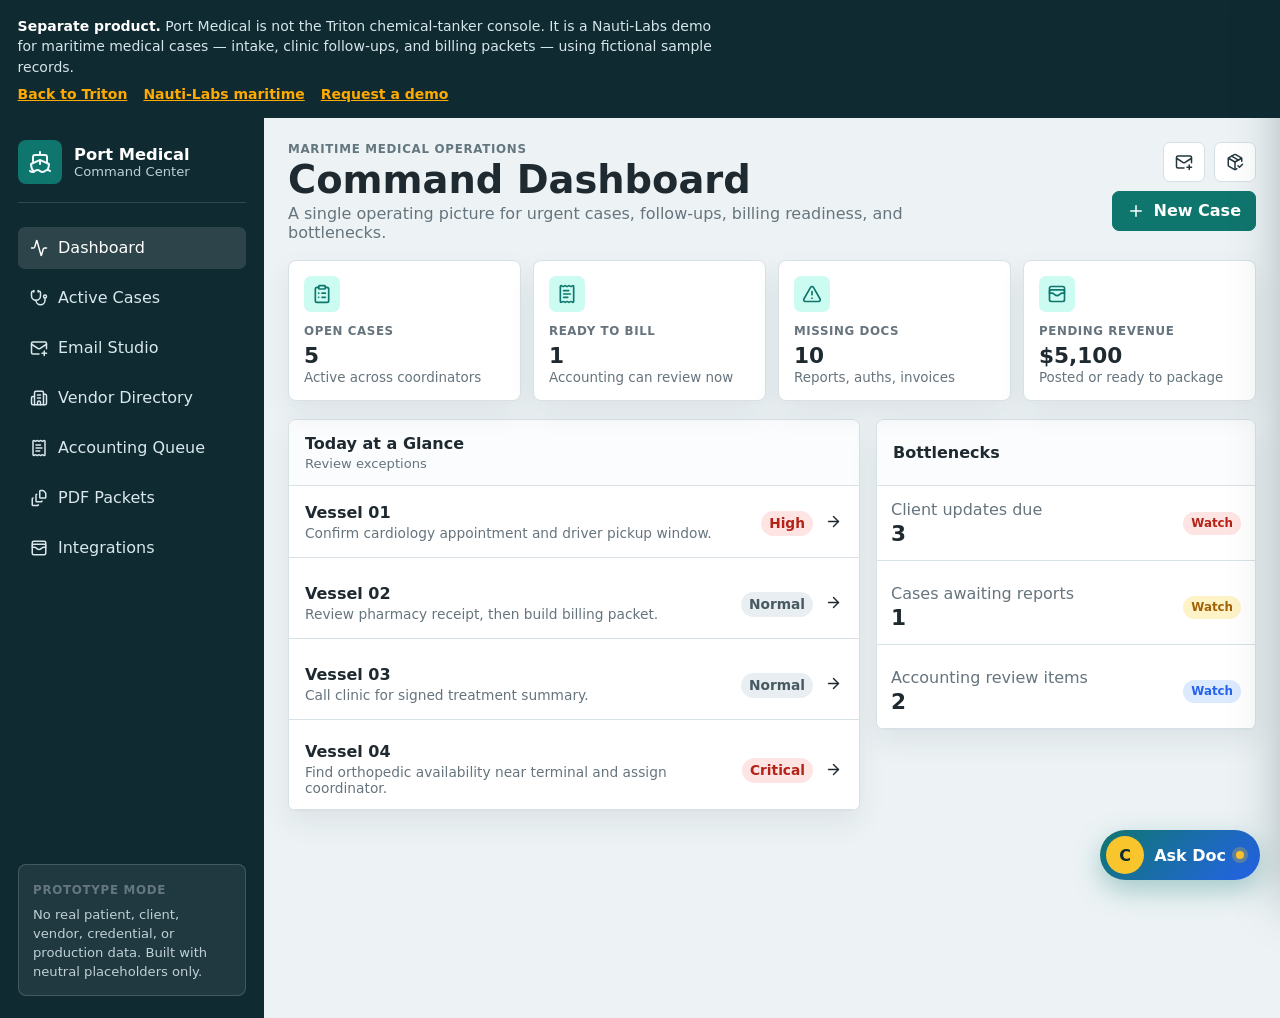
<file: port-medical/index.html>
<!doctype html>
<html lang="en">
  <head>
    <meta charset="UTF-8" />
    <link rel="icon" type="image/svg+xml" href="./favicon.svg" />
    <meta name="viewport" content="width=device-width, initial-scale=1.0" />
    <title>Port Medical Command Center</title>
    <meta name="description" content="Port Medical is a separate Nauti-Labs product from Triton. This demo is a command center for fictional maritime medical cases: urgent follow-ups, billing readiness, and bottlenecks." />
    <link rel="canonical" href="https://ops.nauti-labs.com/port-medical/" />
    <meta name="theme-color" content="#102a32" />
    <style>
      .product-note {
        margin: 0;
        padding: 0.85rem 1.1rem;
        background: #102a32;
        color: #d5e6ea;
        font: 14px/1.45 Inter, ui-sans-serif, system-ui, sans-serif;
      }
      .product-note p { margin: 0.15rem 0; max-width: 78ch; }
      .product-note strong { color: #fff; }
      .product-note a { color: #ffaa00; font-weight: 650; }
      .product-note nav { display: flex; flex-wrap: wrap; gap: 0.35rem 1rem; margin-top: 0.45rem; }
    </style>
    <script type="module" crossorigin src="./assets/index-qpHEwjGI.js"></script>
    <link rel="stylesheet" crossorigin href="./assets/index-MGDpoQQw.css">
  </head>
  <body>
    <aside class="product-note">
      <p><strong>Separate product.</strong> Port Medical is not the Triton chemical-tanker console. It is a Nauti-Labs demo for maritime medical cases — intake, clinic follow-ups, and billing packets — using fictional sample records.</p>
      <nav>
        <a href="/">Back to Triton</a>
        <a href="https://nauti-labs.com/maritime/">Nauti-Labs maritime</a>
        <a data-contact data-subject="Port Medical demo request">Request a demo</a>
      </nav>
    </aside>
    <div id="root"></div>
    <script src="/contact.js"></script>
  </body>
</html>
</file>
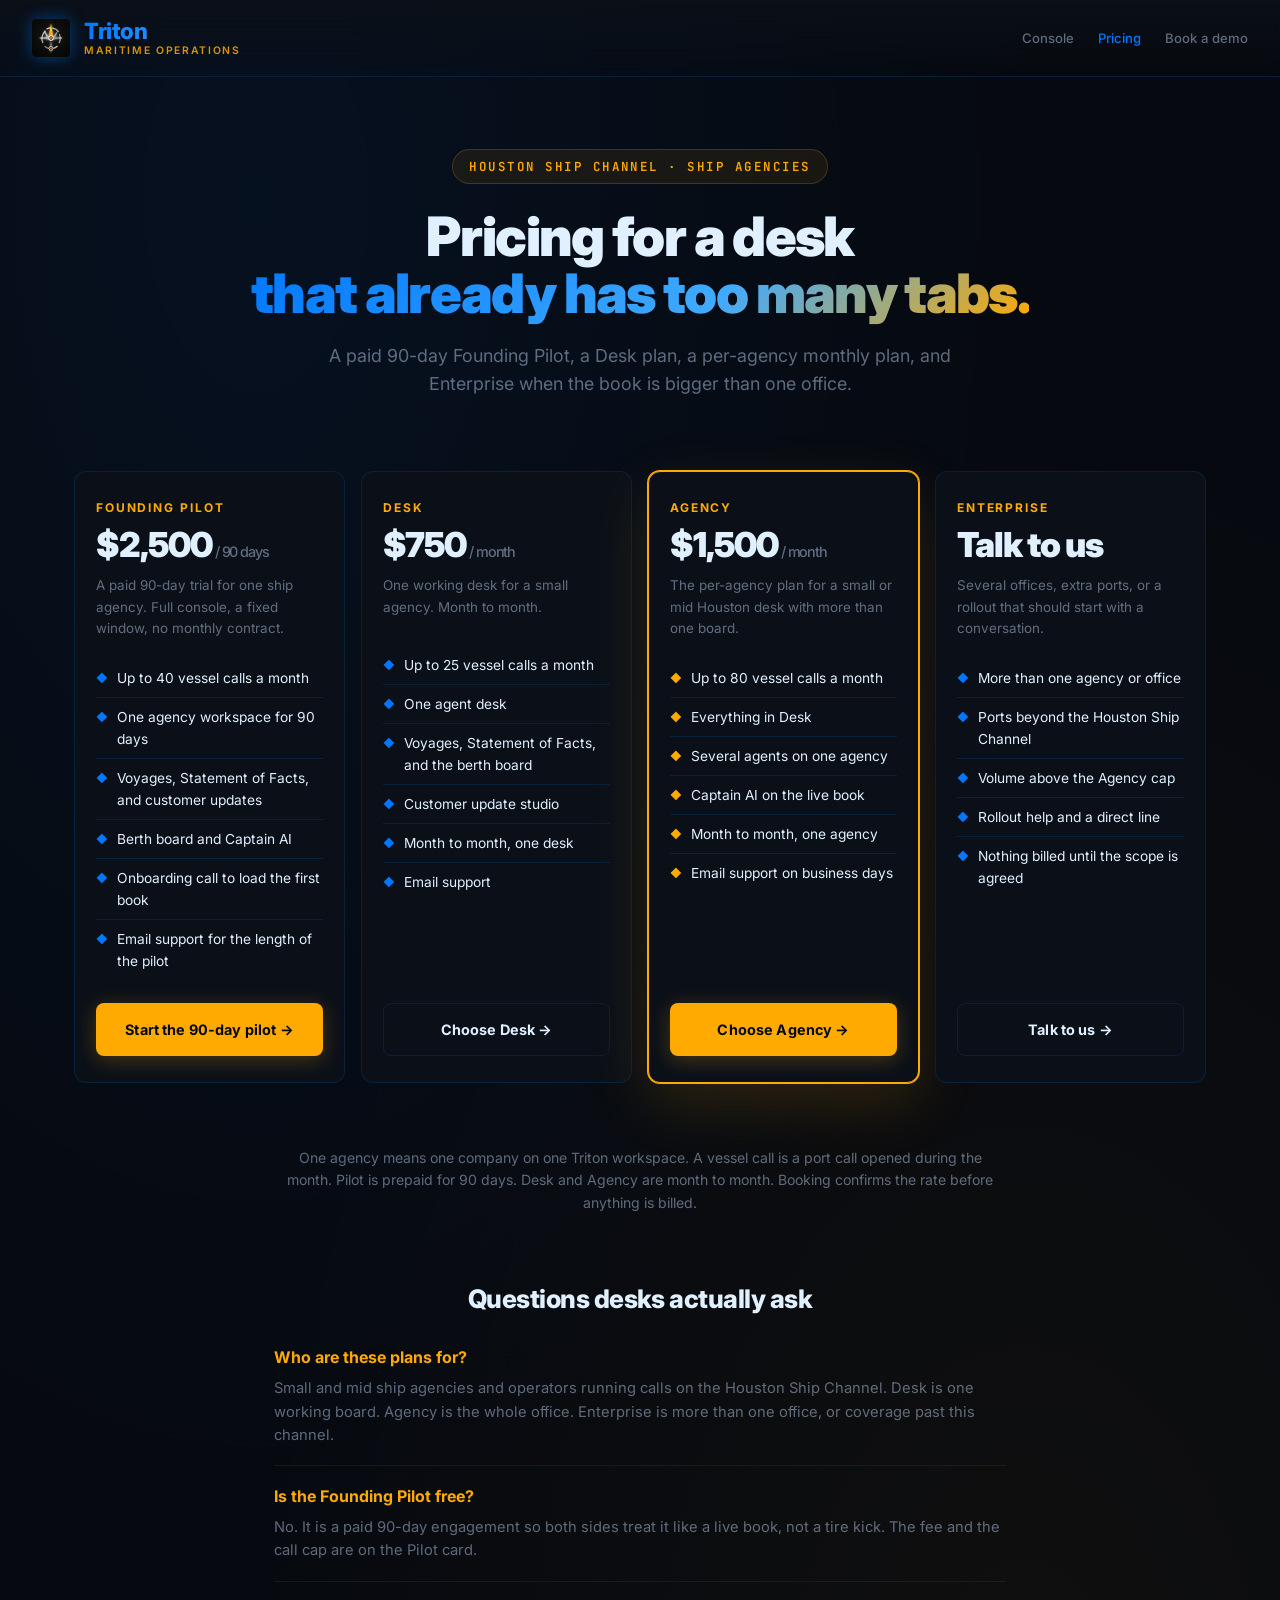
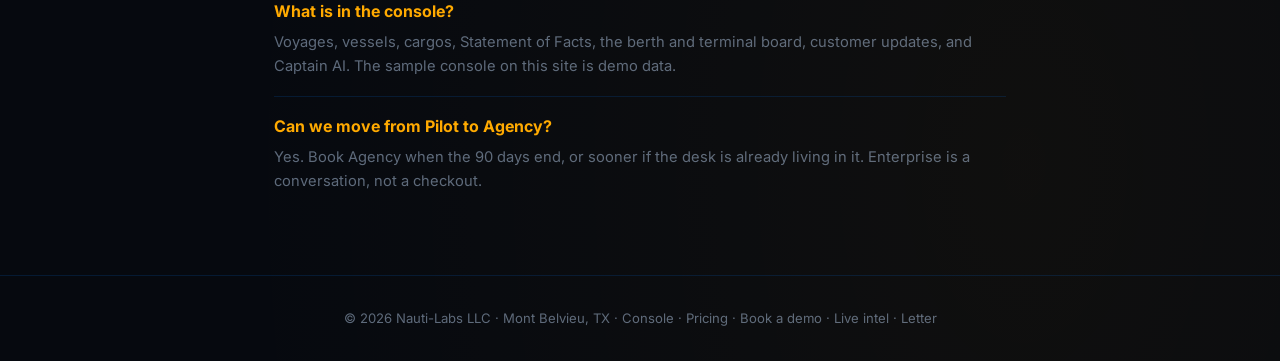
<file: pricing/index.html>
<!-- Copyright (c) 2026 Nauti-Labs LLC. All rights reserved. -->
<!-- page-url: https://ops.nauti-labs.com/pricing/ -->
<!DOCTYPE html>
<html lang="en">
<head>
    <meta charset="UTF-8">
    <meta name="viewport" content="width=device-width, initial-scale=1.0">
    <title>Pricing — Triton</title>
    <meta name="description" content="Triton pricing for Houston Ship Channel ship agencies: a 90-day Founding Pilot, Desk and Agency monthly plans, and Enterprise.">
    <link rel="canonical" href="https://ops.nauti-labs.com/pricing/">
    <meta name="theme-color" content="#06090f">
    <meta property="og:type" content="website">
    <meta property="og:url" content="https://ops.nauti-labs.com/pricing/">
    <meta property="og:title" content="Pricing — Triton">
    <meta property="og:description" content="A 90-day Founding Pilot, Desk and Agency monthly plans, and Enterprise. The maritime ops console for Houston Ship Channel agencies.">
    <meta property="og:image" content="https://ops.nauti-labs.com/og.png">
    <meta property="og:image:width" content="1200">
    <meta property="og:image:height" content="630">
    <meta property="og:image:alt" content="Triton — Stop running the channel from a spreadsheet.">
    <meta property="og:site_name" content="Nauti-Labs">
    <meta name="twitter:card" content="summary_large_image">
    <meta name="twitter:url" content="https://ops.nauti-labs.com/pricing/">
    <meta name="twitter:title" content="Pricing — Triton">
    <meta name="twitter:description" content="Founding Pilot, Desk, Agency, and Enterprise for Houston Ship Channel agencies.">
    <meta name="twitter:image" content="https://ops.nauti-labs.com/og.png">
    <meta name="twitter:image:alt" content="Triton — Stop running the channel from a spreadsheet.">
    <link rel="icon" type="image/svg+xml" href="/triton-mark.svg">
    <link rel="apple-touch-icon" href="/icon-192.png">
    <link rel="preconnect" href="https://fonts.googleapis.com">
    <link rel="preconnect" href="https://fonts.gstatic.com" crossorigin>
    <link href="https://fonts.googleapis.com/css2?family=Inter:wght@300;400;500;600;700;800;900&family=JetBrains+Mono:wght@400;500&display=swap" rel="stylesheet">
    <style>
        :root {
            --blue:        #0077ff;
            --blue-glow:   rgba(0, 119, 255, 0.45);
            --blue-dim:    rgba(0, 119, 255, 0.08);
            --amber:       #ffaa00;
            --amber-glow:  rgba(255, 170, 0, 0.45);
            --amber-dim:   rgba(255, 170, 0, 0.08);
            --bg:          #06090f;
            --bg2:         #0b1018;
            --bg3:         #101722;
            --border:      rgba(0, 119, 255, 0.15);
            --border-amber:rgba(255, 170, 0, 0.2);
            --text:        #e0f0ff;
            --text-muted:  rgba(200, 225, 255, 0.45);
        }
        * { margin: 0; padding: 0; box-sizing: border-box; }
        body {
            font-family: 'Inter', sans-serif;
            background: var(--bg);
            background-image:
                radial-gradient(ellipse at 20% 10%, rgba(0,119,255,0.07) 0%, transparent 55%),
                radial-gradient(ellipse at 80% 90%, rgba(255,170,0,0.04) 0%, transparent 55%);
            color: var(--text);
            line-height: 1.6;
            min-height: 100vh;
        }
        a { color: var(--blue); text-decoration: none; transition: color 0.2s; }
        a:hover { color: var(--amber); }
        .sr {
            position: absolute; width: 1px; height: 1px; padding: 0; margin: -1px;
            overflow: hidden; clip: rect(0,0,0,0); white-space: nowrap; border: 0;
        }

        header {
            padding: 1.2rem 2rem;
            background: linear-gradient(180deg, var(--bg2) 0%, transparent 100%);
            border-bottom: 1px solid var(--border);
            display: flex; align-items: center; justify-content: space-between;
            position: sticky; top: 0; backdrop-filter: blur(8px); z-index: 10;
        }
        .brand { display: flex; align-items: center; gap: 14px; color: inherit; }
        .brand:hover { color: inherit; }
        .wheel-mark {
            width: 38px; height: 38px;
            filter: drop-shadow(0 0 8px var(--blue-glow));
        }
        .brand-txt { display: flex; flex-direction: column; line-height: 1; }
        .brand-name {
            font-size: 1.4rem; font-weight: 800; letter-spacing: -0.02em;
            background: linear-gradient(135deg, var(--blue) 0%, #40aaff 100%);
            -webkit-background-clip: text; -webkit-text-fill-color: transparent; background-clip: text;
        }
        .brand-sub {
            font-size: 0.65rem; font-weight: 600; letter-spacing: 0.16em;
            color: var(--amber); text-transform: uppercase; opacity: 0.85;
            margin-top: 4px;
        }
        .nav-toggle { position: absolute; opacity: 0; pointer-events: none; }
        .nav-burger {
            display: none; width: 42px; height: 42px;
            border: 1px solid var(--border); border-radius: 8px;
            align-items: center; justify-content: center; cursor: pointer;
        }
        .nav-burger > span:first-child,
        .nav-burger > span:first-child::before,
        .nav-burger > span:first-child::after {
            display: block; width: 18px; height: 2px; background: var(--text); position: relative;
        }
        .nav-burger > span:first-child::before,
        .nav-burger > span:first-child::after { content: ""; position: absolute; left: 0; }
        .nav-burger > span:first-child::before { top: -6px; }
        .nav-burger > span:first-child::after { top: 6px; }
        .nav-links { display: flex; gap: 1.5rem; align-items: center; }
        .nav-links a { font-size: 0.82rem; font-weight: 500; color: var(--text-muted); }
        .nav-links a:hover, .nav-links a[aria-current="page"] { color: var(--blue); }

        .hero { padding: 4.5rem 2rem 2rem; max-width: 960px; margin: 0 auto; text-align: center; }
        .eyebrow {
            display: inline-block;
            font-family: 'JetBrains Mono', monospace;
            font-size: 0.78rem; font-weight: 600; color: var(--amber);
            text-transform: uppercase; letter-spacing: 0.2em;
            padding: 0.4rem 1rem; background: var(--amber-dim);
            border: 1px solid var(--border-amber); border-radius: 50px; margin-bottom: 1.5rem;
        }
        h1 {
            font-size: clamp(2.1rem, 5vw, 3.4rem);
            font-weight: 900; letter-spacing: -0.03em; line-height: 1.05; margin-bottom: 1.2rem;
        }
        h1 .accent {
            background: linear-gradient(135deg, var(--blue) 0%, #40aaff 60%, var(--amber) 100%);
            -webkit-background-clip: text; -webkit-text-fill-color: transparent; background-clip: text;
        }
        .hero-sub { font-size: 1.12rem; color: var(--text-muted); max-width: 640px; margin: 0 auto; }

        .pricing-section { padding: 2.5rem 1.5rem 4rem; max-width: 1180px; margin: 0 auto; }
        .tiers { display: grid; grid-template-columns: repeat(4, minmax(0, 1fr)); gap: 1rem; }
        .tier {
            background: var(--bg2); border: 1px solid var(--border); border-radius: 12px;
            padding: 1.6rem 1.3rem; display: flex; flex-direction: column; transition: border-color 0.2s, transform 0.2s;
        }
        .tier:hover { border-color: var(--blue); transform: translateY(-3px); }
        .tier.featured {
            border-color: var(--amber);
            box-shadow: 0 0 0 1px var(--amber), 0 20px 60px rgba(255,170,0,0.15);
        }
        .tier-name {
            font-size: 0.75rem; font-weight: 700; letter-spacing: 0.16em;
            text-transform: uppercase; color: var(--amber); margin-bottom: 0.6rem;
        }
        .tier-price { font-size: 2.15rem; font-weight: 900; letter-spacing: -0.03em; line-height: 1.1; }
        .tier-price .per { font-size: 0.9rem; font-weight: 500; color: var(--text-muted); }
        .tier-tag { font-size: 0.84rem; color: var(--text-muted); margin: 0.7rem 0 1.2rem; min-height: 3.2rem; }
        .tier-features { list-style: none; margin-bottom: 1.4rem; flex: 1; }
        .tier-features li {
            padding: 0.5rem 0; font-size: 0.86rem;
            display: flex; align-items: flex-start; gap: 0.55rem;
            border-bottom: 1px solid var(--border);
        }
        .tier-features li::before { content: '◆'; color: var(--blue); font-size: 0.7rem; margin-top: 3px; }
        .tier.featured .tier-features li::before { color: var(--amber); }
        .tier-features li:last-child { border-bottom: none; }
        .btn {
            display: inline-flex; align-items: center; justify-content: center; gap: 0.5rem;
            padding: 0.9rem 1.2rem; font-size: 0.9rem; font-weight: 700; border-radius: 8px;
            border: 1px solid transparent; cursor: pointer; transition: all 0.2s;
            font-family: 'Inter', sans-serif; letter-spacing: 0.01em; text-align: center;
        }
        .btn.primary { background: var(--amber); color: var(--bg); box-shadow: 0 4px 20px rgba(255,170,0,0.25); }
        .btn.primary:hover { background: #ffb82e; color: var(--bg); transform: translateY(-2px); }
        .btn.ghost { background: transparent; border-color: var(--border); color: var(--text); }
        .btn.ghost:hover { border-color: var(--blue); color: var(--blue); }
        .tier .btn { width: 100%; }

        .note {
            max-width: 760px; margin: 0 auto 3rem; padding: 0 1.5rem;
            text-align: center; color: var(--text-muted); font-size: 0.88rem;
        }
        .faq-section { padding: 1rem 1.5rem 4rem; max-width: 780px; margin: 0 auto; }
        .faq-section h2 { font-size: 1.6rem; font-weight: 800; letter-spacing: -0.02em; margin-bottom: 0.5rem; text-align: center; }
        .faq { padding: 1.1rem 0; border-bottom: 1px solid var(--border); }
        .faq:last-child { border-bottom: none; }
        .faq-q { font-size: 1rem; font-weight: 700; margin-bottom: 0.4rem; color: var(--amber); }
        .faq-a { color: var(--text-muted); font-size: 0.92rem; }

        footer {
            border-top: 1px solid var(--border); padding: 2rem; text-align: center;
            color: var(--text-muted); font-size: 0.82rem;
        }
        footer a { color: var(--text-muted); }
        footer a:hover { color: var(--blue); }

        @media (max-width: 1100px) { .tiers { grid-template-columns: repeat(2, minmax(0, 1fr)); } }
        @media (max-width: 720px) {
            header { padding: 0.9rem 1rem; }
            .nav-burger { display: inline-flex; }
            .nav-links {
                display: none; position: absolute; top: 100%; left: 0; right: 0;
                flex-direction: column; align-items: stretch; gap: 0;
                padding: 0.4rem 0 0.8rem; background: rgba(6, 9, 15, 0.97);
                border-bottom: 1px solid var(--border);
            }
            .nav-links a { padding: 0.85rem 1.25rem; }
            .nav-toggle:checked ~ .nav-links { display: flex; }
            .nav-toggle:focus-visible + .nav-burger { outline: 2px solid var(--blue); outline-offset: 2px; }
            .tiers { grid-template-columns: 1fr; }
            .tier:hover { transform: none; }
            .hero { padding: 3rem 1.1rem 1.5rem; }
        }
        @media (prefers-reduced-motion: reduce) {
            .tier, .btn { transition: none; }
            .tier:hover, .btn.primary:hover { transform: none; }
        }
    </style>
</head>
<body>

<header>
    <a href="/" class="brand">
        <img class="wheel-mark" src="/triton-mark.svg" alt="">
        <div class="brand-txt">
            <div class="brand-name">Triton</div>
            <div class="brand-sub">Maritime Operations</div>
        </div>
    </a>
    <input type="checkbox" id="nav-toggle" class="nav-toggle">
    <label class="nav-burger" for="nav-toggle"><span></span><span class="sr">Menu</span></label>
    <nav class="nav-links" aria-label="Primary">
        <a href="/">Console</a>
        <a href="/pricing/" aria-current="page">Pricing</a>
        <a href="/pilot/">Book a demo</a>
    </nav>
</header>

<section class="hero">
    <div class="eyebrow">Houston Ship Channel · Ship agencies</div>
    <h1>Pricing for a desk<br><span class="accent">that already has too many tabs.</span></h1>
    <p class="hero-sub">A paid 90-day Founding Pilot, a Desk plan, a per-agency monthly plan, and Enterprise when the book is bigger than one office.</p>
</section>

<section class="pricing-section" aria-labelledby="plans-heading">
    <h2 id="plans-heading" class="sr">Plans</h2>
    <div class="tiers" id="tiers"></div>
</section>

<p class="note">One agency means one company on one Triton workspace. A vessel call is a port call opened during the month. Pilot is prepaid for 90 days. Desk and Agency are month to month. Booking confirms the rate before anything is billed.</p>

<section class="faq-section">
    <h2>Questions desks actually ask</h2>
    <div class="faq">
        <div class="faq-q">Who are these plans for?</div>
        <div class="faq-a">Small and mid ship agencies and operators running calls on the Houston Ship Channel. Desk is one working board. Agency is the whole office. Enterprise is more than one office, or coverage past this channel.</div>
    </div>
    <div class="faq">
        <div class="faq-q">Is the Founding Pilot free?</div>
        <div class="faq-a">No. It is a paid 90-day engagement so both sides treat it like a live book, not a tire kick. The fee and the call cap are on the Pilot card.</div>
    </div>
    <div class="faq">
        <div class="faq-q">What is in the console?</div>
        <div class="faq-a">Voyages, vessels, cargos, Statement of Facts, the berth and terminal board, customer updates, and Captain AI. The sample console on this site is demo data.</div>
    </div>
    <div class="faq">
        <div class="faq-q">Can we move from Pilot to Agency?</div>
        <div class="faq-a">Yes. Book Agency when the 90 days end, or sooner if the desk is already living in it. Enterprise is a conversation, not a checkout.</div>
    </div>
</section>

<footer>
    © 2026 Nauti-Labs LLC · Mont Belvieu, TX ·
    <a href="/">Console</a> ·
    <a href="/pricing/">Pricing</a> ·
    <a href="/pilot/">Book a demo</a> ·
    <a href="/vision/">Live intel</a> ·
    <a href="/letter/">Letter</a>
</footer>

<script>
    // ─────────────────────────────────────────────────────────────
    // PROPOSED TRITON PRICES — the only place dollar amounts live.
    // Justin: confirm or edit these numbers. They are proposals.
    // Call caps live here too, so the cards stay in sync with the price.
    // ─────────────────────────────────────────────────────────────
    const TRITON_PRICING = {
        currency: "USD",
        tiers: [
            {
                id: "founding-pilot",
                name: "Founding Pilot",
                price: 2500,
                period: "90 days",
                summary: "A paid 90-day trial for one ship agency. Full console, a fixed window, no monthly contract.",
                callsPerMonth: 40,
                cta: "Start the 90-day pilot",
                featured: false,
                features: [
                    "One agency workspace for 90 days",
                    "Voyages, Statement of Facts, and customer updates",
                    "Berth board and Captain AI",
                    "Onboarding call to load the first book",
                    "Email support for the length of the pilot"
                ]
            },
            {
                id: "desk",
                name: "Desk",
                price: 750,
                period: "month",
                summary: "One working desk for a small agency. Month to month.",
                callsPerMonth: 25,
                cta: "Choose Desk",
                featured: false,
                features: [
                    "One agent desk",
                    "Voyages, Statement of Facts, and the berth board",
                    "Customer update studio",
                    "Month to month, one desk",
                    "Email support"
                ]
            },
            {
                id: "agency",
                name: "Agency",
                price: 1500,
                period: "month",
                summary: "The per-agency plan for a small or mid Houston desk with more than one board.",
                callsPerMonth: 80,
                cta: "Choose Agency",
                featured: true,
                features: [
                    "Everything in Desk",
                    "Several agents on one agency",
                    "Captain AI on the live book",
                    "Month to month, one agency",
                    "Email support on business days"
                ]
            },
            {
                id: "enterprise",
                name: "Enterprise",
                price: null,
                priceLabel: "Talk to us",
                period: "",
                summary: "Several offices, extra ports, or a rollout that should start with a conversation.",
                callsPerMonth: null,
                cta: "Talk to us",
                featured: false,
                features: [
                    "More than one agency or office",
                    "Ports beyond the Houston Ship Channel",
                    "Volume above the Agency cap",
                    "Rollout help and a direct line",
                    "Nothing billed until the scope is agreed"
                ]
            }
        ]
    };

    function money(amount) {
        return new Intl.NumberFormat("en-US", {
            style: "currency",
            currency: TRITON_PRICING.currency,
            maximumFractionDigits: 0
        }).format(amount);
    }

    function escapeHtml(value) {
        return String(value).replace(/[&<>"']/g, function (ch) {
            return ({ "&": "&amp;", "<": "&lt;", ">": "&gt;", '"': "&quot;", "'": "&#39;" })[ch];
        });
    }

    function renderTiers() {
        const root = document.getElementById("tiers");
        root.innerHTML = TRITON_PRICING.tiers.map(function (tier) {
            const price = tier.price == null
                ? escapeHtml(tier.priceLabel || "Talk to us")
                : money(tier.price) + (tier.period ? '<span class="per"> / ' + escapeHtml(tier.period) + "</span>" : "");
            const volume = tier.callsPerMonth
                ? "<li>Up to " + escapeHtml(tier.callsPerMonth) + " vessel calls a month</li>"
                : "";
            const features = volume + tier.features.map(function (item) {
                return "<li>" + escapeHtml(item) + "</li>";
            }).join("");
            return ''
                + '<article class="tier' + (tier.featured ? " featured" : "") + '">'
                + '<div class="tier-name">' + escapeHtml(tier.name) + "</div>"
                + '<div class="tier-price">' + price + "</div>"
                + '<p class="tier-tag">' + escapeHtml(tier.summary) + "</p>"
                + '<ul class="tier-features">' + features + "</ul>"
                + '<a class="btn ' + (tier.featured || tier.id === "founding-pilot" ? "primary" : "ghost") + '" href="/pilot/?plan=' + encodeURIComponent(tier.id) + '">' + escapeHtml(tier.cta) + " →</a>"
                + "</article>";
        }).join("");
    }

    renderTiers();

    const navToggle = document.getElementById("nav-toggle");
    const navBurger = document.querySelector(".nav-burger");
    if (navToggle && navBurger) {
        navBurger.setAttribute("aria-expanded", "false");
        navToggle.addEventListener("change", function () {
            navBurger.setAttribute("aria-expanded", navToggle.checked ? "true" : "false");
        });
    }
</script>
</body>
</html>
</file>
<file: port-medical/assets/index-MGDpoQQw.css>
:root{color:#1e2930;font-synthesis:none;text-rendering:optimizelegibility;-webkit-font-smoothing:antialiased;-moz-osx-font-smoothing:grayscale;background:#edf3f5;font-family:Inter,ui-sans-serif,system-ui,-apple-system,BlinkMacSystemFont,Segoe UI,sans-serif}*{box-sizing:border-box}html{background:#edf3f5;min-width:320px}body{min-width:320px;min-height:100vh;margin:0}a{color:inherit}#root{min-height:100vh}.app-shell{color:#1e2930;background:#edf3f5;grid-template-columns:264px minmax(0,1fr);min-height:100vh;display:grid}.sidebar{color:#eef8fa;background:#102a32;flex-direction:column;gap:24px;padding:22px 18px;display:flex}.brand-block{border-bottom:1px solid #ffffff24;align-items:center;gap:12px;padding-bottom:18px;display:flex}.brand-mark{background:#0f766e;border-radius:8px;place-items:center;width:44px;height:44px;display:grid}.brand-block strong,.brand-block span{display:block}.brand-block strong{color:#fff;font-size:1.02rem}.brand-block span{color:#bad0d6;font-size:.82rem}.nav-list{gap:8px;display:grid}.nav-button{color:#d8e8ed;text-align:left;cursor:pointer;background:0 0;border:0;border-radius:7px;align-items:center;gap:10px;width:100%;min-height:42px;padding:10px 12px;display:flex}.nav-button:hover,.nav-button.active{color:#fff;background:#ffffff1f}.sidebar-card{background:#ffffff12;border:1px solid #ffffff29;border-radius:8px;margin-top:auto;padding:14px}.sidebar-card p{color:#bfd0d5;margin:7px 0 0;font-size:.82rem;line-height:1.45}.main{align-content:start;gap:18px;padding:24px;display:grid}.topbar{justify-content:space-between;align-items:flex-start;gap:18px;display:flex}.eyebrow{color:#647780;text-transform:uppercase;letter-spacing:.06em;margin:0;font-size:.74rem;font-weight:800}.topbar h1{letter-spacing:0;margin:4px 0;font-size:clamp(1.7rem,3vw,2.45rem);line-height:1.05}.lede{color:#66747d;max-width:760px;margin:0}.topbar-actions{flex-wrap:wrap;justify-content:flex-end;gap:9px;display:flex}button,input,select,textarea{font:inherit}textarea{resize:vertical}.icon-button,.primary-button{cursor:pointer;border-radius:7px;min-height:40px}.icon-button{color:#24363e;background:#fff;border:1px solid #d5e0e5;place-items:center;width:42px;display:grid}.primary-button{color:#fff;background:#0f766e;border:1px solid #0f766e;align-items:center;gap:8px;padding:0 14px;font-weight:750;text-decoration:none;display:inline-flex}.secondary-button{color:#24363e;cursor:pointer;background:#fff;border:1px solid #d5e0e5;border-radius:7px;justify-content:center;align-items:center;gap:8px;min-height:38px;padding:0 12px;font-weight:750;display:inline-flex}.mail-link{min-height:40px}.metric-grid{grid-template-columns:repeat(4,minmax(0,1fr));gap:12px;display:grid}.metric-card{background:#fff;border:1px solid #d8e1e6;border-radius:8px;min-height:120px;padding:15px;position:relative;box-shadow:0 12px 28px #15273014}.metric-icon{color:#0f766e;background:#ccfbf1;border-radius:7px;place-items:center;width:36px;height:36px;margin-bottom:12px;display:grid}.metric-card span,.panel-head span,.field span,.next-action span,.insight span,.timeline p,td span{color:#66747d}.metric-card span{text-transform:uppercase;letter-spacing:.05em;font-size:.74rem;font-weight:800;display:block}.metric-card strong{margin:5px 0 2px;font-size:1.35rem;display:block}.metric-card p{color:#66747d;margin:0;font-size:.84rem}.content-grid{grid-template-columns:minmax(0,1.45fr) 380px;align-items:start;gap:16px;display:grid}.panel{background:#fff;border:1px solid #d8e1e6;border-radius:8px;overflow:hidden;box-shadow:0 12px 28px #15273014}.wide-panel{min-width:0}.panel-head{background:#fbfcfd;border-bottom:1px solid #d8e1e6;justify-content:space-between;align-items:center;gap:12px;min-height:66px;padding:14px 16px;display:flex}.panel-head h2{margin:0;font-size:1rem}.panel-head span{margin-top:3px;font-size:.82rem;display:block}.table-tools{flex-wrap:wrap;justify-content:flex-end;gap:8px;display:flex}.search-field,.select-field{color:#66747d;background:#fff;border:1px solid #d5e0e5;border-radius:7px;align-items:center;gap:8px;min-height:38px;padding:0 10px;display:inline-flex}.search-field input,.select-field select{color:#1e2930;background:0 0;border:0;outline:0;min-width:170px}.select-field select{min-width:142px}.table-wrap{width:100%;overflow-x:auto}table{border-collapse:collapse;width:100%}th,td{text-align:left;vertical-align:top;border-bottom:1px solid #d8e1e6;padding:13px 14px;font-size:.89rem}th{color:#66747d;text-transform:uppercase;letter-spacing:.05em;background:#f3f7f8;font-size:.72rem;font-weight:850}tbody tr{cursor:pointer}tbody tr:hover,.selected-row{background:#f5fafb}td strong,td span{display:block}td span{margin-top:3px;font-size:.8rem}.pill{color:#33434b;white-space:nowrap;background:#e8eef1;border-radius:999px;align-items:center;width:fit-content;max-width:100%;padding:4px 8px;font-size:.74rem;font-weight:850;line-height:1.25;display:inline-flex}.pill.good{color:#15803d;background:#dcfce7}.pill.warn{color:#a16207;background:#fef3c7}.pill.danger{color:#b42318;background:#fee4e2}.pill.blue{color:#2563eb;background:#dbeafe}.pill.neutral{color:#475961;background:#e8eef1}.detail-panel{position:sticky;top:18px}.detail-body{gap:16px;padding:16px;display:grid}.case-title{justify-content:space-between;align-items:flex-start;gap:12px;display:flex}.case-title h2{margin:0 0 4px;font-size:1.08rem}.case-title p{color:#66747d;margin:0}.field-grid,.control-grid{grid-template-columns:1fr 1fr;gap:10px;display:grid}.control-grid label,.modal-grid label{gap:6px;display:grid}.control-grid label span,.modal-grid label span{color:#66747d;text-transform:uppercase;letter-spacing:.05em;font-size:.7rem;font-weight:850}.control-grid select,.modal-grid input,.modal-grid select,.modal-grid textarea{color:#1e2930;background:#fff;border:1px solid #d5e0e5;border-radius:7px;width:100%;min-height:38px;padding:8px 10px}.wide-control{grid-column:1/-1}.field{background:#fbfcfd;border:1px solid #d8e1e6;border-radius:7px;min-height:70px;padding:10px}.field span,.next-action span{text-transform:uppercase;letter-spacing:.05em;margin-bottom:4px;font-size:.7rem;font-weight:850;display:block}.field strong{font-size:.9rem}.next-action{color:#0f766e;background:#effdfa;border:1px solid #b7ddd8;border-radius:7px;grid-template-columns:22px 1fr;gap:9px;padding:12px;display:grid}.next-action strong{color:#1e2930;font-size:.92rem}.next-action textarea{color:#1e2930;background:#fff;border:1px solid #b7ddd8;border-radius:7px;width:100%;min-height:76px;padding:9px 10px}.detail-body section h3{margin:0 0 9px;font-size:.95rem}.checklist,.stack,.dashboard-list,.timeline{gap:9px;display:grid}.check-row{border:1px solid #d8e1e6;border-radius:7px;grid-template-columns:20px 1fr auto;align-items:center;gap:8px;min-height:42px;padding:8px;display:grid}.interactive-check{color:#1e2930;text-align:left;cursor:pointer;background:#fff;width:100%}.interactive-check:hover{background:#f5fafb}.note-box{gap:8px;display:grid}.note-box textarea{color:#1e2930;background:#fff;border:1px solid #d5e0e5;border-radius:7px;width:100%;min-height:82px;padding:9px 10px}.done-icon{color:#15803d}.empty-check{border:2px solid #9aabb2;border-radius:5px;width:18px;height:18px}.timeline p{margin:0;padding-left:16px;font-size:.86rem;line-height:1.45;position:relative}.timeline p:before{content:"";background:#0f766e;border-radius:50%;width:6px;height:6px;position:absolute;top:8px;left:0}.dashboard-row{color:#1e2930;text-align:left;cursor:pointer;background:#fff;border:0;border-bottom:1px solid #d8e1e6;grid-template-columns:1fr auto 18px;align-items:center;gap:12px;width:100%;min-height:72px;padding:13px 16px;display:grid}.dashboard-row:hover{background:#f5fafb}.dashboard-row strong,.dashboard-row span{display:block}.dashboard-row span{color:#66747d;margin-top:3px;font-size:.86rem}.insight{border-bottom:1px solid #d8e1e6;justify-content:space-between;align-items:center;gap:12px;min-height:74px;padding:14px;display:flex}.insight span,.insight strong{display:block}.insight strong{margin-top:2px;font-size:1.35rem}.card-grid,.integration-grid{grid-template-columns:repeat(3,minmax(0,1fr));gap:14px;padding:16px;display:grid}.integration-grid{grid-template-columns:repeat(4,minmax(0,1fr))}.studio-body{gap:14px;padding:16px;display:grid}.safety-strip{color:#0f766e;background:#effdfa;border:1px solid #b7ddd8;border-radius:7px;grid-template-columns:22px 1fr;align-items:center;gap:9px;padding:11px 12px;font-size:.9rem;font-weight:700;display:grid}.studio-field{gap:7px;display:grid}.studio-field span{color:#66747d;text-transform:uppercase;letter-spacing:.05em;font-size:.7rem;font-weight:850}.studio-field input,.studio-field textarea{color:#1e2930;background:#fff;border:1px solid #d5e0e5;border-radius:7px;width:100%;padding:9px 10px}.studio-field textarea{min-height:96px}.brief-card{background:#fbfcfd;border:1px solid #d8e1e6;border-radius:8px;overflow:hidden}.brief-head{color:#0f766e;background:#f3f7f8;border-bottom:1px solid #d8e1e6;align-items:center;gap:8px;padding:10px 12px;display:flex}.brief-card pre{white-space:pre-wrap;color:#24363e;margin:0;padding:12px;font-family:ui-monospace,SFMono-Regular,Menlo,Monaco,Consolas,Liberation Mono,monospace;font-size:.86rem;line-height:1.5}.command-output pre{min-height:230px}.studio-actions{flex-wrap:wrap;justify-content:flex-end;gap:9px;display:flex}.tone-row{flex-wrap:wrap;gap:8px;display:flex}.tone-button{color:#24363e;cursor:pointer;background:#fff;border:1px solid #d5e0e5;border-radius:999px;min-height:36px;padding:0 12px;font-weight:750}.tone-button.active,.tone-button:hover{color:#0f766e;background:#effdfa;border-color:#0f766e}.email-grid{grid-template-columns:1fr 1fr;gap:12px;display:grid}.email-wide{grid-column:1/-1}.email-body-editor{min-height:300px}.chat-fab{z-index:30;color:#fff;cursor:pointer;background:linear-gradient(135deg,#0f766e,#2563eb);border:0;border-radius:999px;align-items:center;gap:10px;height:50px;padding:0 16px 0 6px;font-weight:800;display:flex;position:fixed;bottom:20px;right:20px;box-shadow:0 10px 28px #0f766e57}.chat-fab:hover{transform:translateY(-2px)}.fab-avatar,.chat-avatar{color:#102a32;background:#f8c52c;border-radius:999px;place-items:center;font-weight:900;display:grid}.fab-avatar{width:38px;height:38px}.fab-pulse{background:#f8c52c;border-radius:999px;width:8px;height:8px;box-shadow:0 0 0 4px #f8c52c47}.chat-drawer{z-index:40;background:#071018;border-left:1px solid #d8e1e6;flex-direction:column;width:440px;max-width:96vw;transition:transform .24s;display:flex;position:fixed;top:0;bottom:0;right:0;transform:translate(105%);box-shadow:-18px 0 48px #102a3257}.chat-drawer.open{transform:translate(0)}.chat-head{color:#fff;background:linear-gradient(135deg,#102a32,#0f766e);align-items:center;gap:10px;min-height:72px;padding:14px;display:flex}.chat-avatar{flex:0 0 42px;width:42px;height:42px}.chat-title-block{flex:1;min-width:0}.chat-name{font-size:1.05rem;font-weight:850;line-height:1.1}.chat-sub{color:#ffffffc7;margin-top:3px;font-size:.76rem}.learn-pill{color:#effdfa;text-transform:uppercase;letter-spacing:.04em;white-space:nowrap;background:#ffffff21;border-radius:999px;padding:5px 8px;font-size:.68rem;font-weight:850}.chat-close{color:#ffffffc7;cursor:pointer;background:0 0;border:0;border-radius:7px;place-items:center;width:34px;height:34px;display:grid}.chat-close:hover{color:#fff;background:#ffffff1f}.chat-body{background:#071018;flex-direction:column;flex:1;gap:9px;padding:16px;display:flex;overflow-y:auto}.chat-msg{white-space:pre-wrap;border-radius:12px;max-width:88%;padding:10px 12px;font-size:.88rem;line-height:1.5}.chat-msg.bot{color:#e6f7f6;background:#0f766e21;border:1px solid #0f766e6b;border-bottom-left-radius:3px;align-self:flex-start}.chat-msg.user{color:#fff;background:linear-gradient(135deg,#2563eb,#0f766e);border-bottom-right-radius:3px;align-self:flex-end}.chat-suggest{flex-wrap:wrap;gap:7px;margin-top:4px;display:flex}.suggest-chip{color:#b7ddd8;cursor:pointer;background:#ffffff0f;border:1px solid #b7ddd847;border-radius:999px;min-height:31px;padding:0 10px;font-size:.78rem;font-weight:750}.suggest-chip:hover{color:#fff;background:#0f766e38;border-color:#b7ddd880}.chat-foot{background:#09141c;border-top:1px solid #b7ddd82e;align-items:center;gap:8px;padding:12px;display:flex}.chat-input{color:#e6f7f6;background:#071018;border:1px solid #b7ddd852;border-radius:999px;flex:1;min-width:0;min-height:40px;padding:0 14px}.chat-input:focus{border-color:#0f766e;outline:0;box-shadow:0 0 0 3px #0f766e38}.chat-send{color:#fff;cursor:pointer;background:#0f766e;border:0;border-radius:999px;flex:0 0 40px;place-items:center;width:40px;height:40px;display:grid}.vendor-card,.integration-card{background:#fff;border:1px solid #d8e1e6;border-radius:8px;min-height:230px;padding:14px}.vendor-top{color:#0f766e;justify-content:space-between;align-items:center;display:flex}.vendor-card h2,.integration-card h2{margin:14px 0 6px;font-size:1rem}.vendor-card p,.integration-card p{color:#66747d;margin:0;font-size:.9rem;line-height:1.45}dl{grid-template-columns:1fr 1fr;gap:10px;margin:16px 0 0;display:grid}dt{color:#66747d;text-transform:uppercase;letter-spacing:.05em;font-size:.68rem;font-weight:850}dd{margin:3px 0 0;font-size:.86rem;font-weight:700}.modal-backdrop{z-index:20;background:#102a3275;place-items:center;padding:18px;display:grid;position:fixed;inset:0}.modal{background:#fff;border:1px solid #d8e1e6;border-radius:8px;width:min(760px,100%);max-height:calc(100vh - 36px);overflow:auto;box-shadow:0 28px 70px #102a3247}.modal-head{background:#fbfcfd;border-bottom:1px solid #d8e1e6;justify-content:space-between;align-items:flex-start;gap:16px;padding:16px;display:flex}.modal-head h2{margin:4px 0 0;font-size:1.35rem}.modal-grid{grid-template-columns:1fr 1fr;gap:12px;padding:16px;display:grid}.modal-wide{grid-column:1/-1}.modal-grid textarea{min-height:90px}.modal-actions{border-top:1px solid #d8e1e6;justify-content:flex-end;gap:9px;padding:16px;display:flex}@media (width<=1180px){.app-shell{grid-template-columns:1fr}.sidebar{position:static}.nav-list{grid-template-columns:repeat(3,minmax(0,1fr))}.sidebar-card{margin-top:0}.content-grid{grid-template-columns:1fr}.detail-panel{position:static}.integration-grid{grid-template-columns:repeat(2,minmax(0,1fr))}}@media (width<=820px){.main{padding:16px}.topbar,.panel-head{flex-direction:column;align-items:stretch}.topbar-actions,.table-tools{justify-content:flex-start}.metric-grid,.card-grid,.integration-grid,.email-grid{grid-template-columns:1fr}.nav-list{grid-template-columns:1fr 1fr}.field-grid,.control-grid,.modal-grid{grid-template-columns:1fr}th:nth-child(4),td:nth-child(4),th:nth-child(5),td:nth-child(5){display:none}}@media (width<=560px){.nav-list{grid-template-columns:1fr}.search-field,.select-field,.search-field input,.select-field select{width:100%}}
</file>
